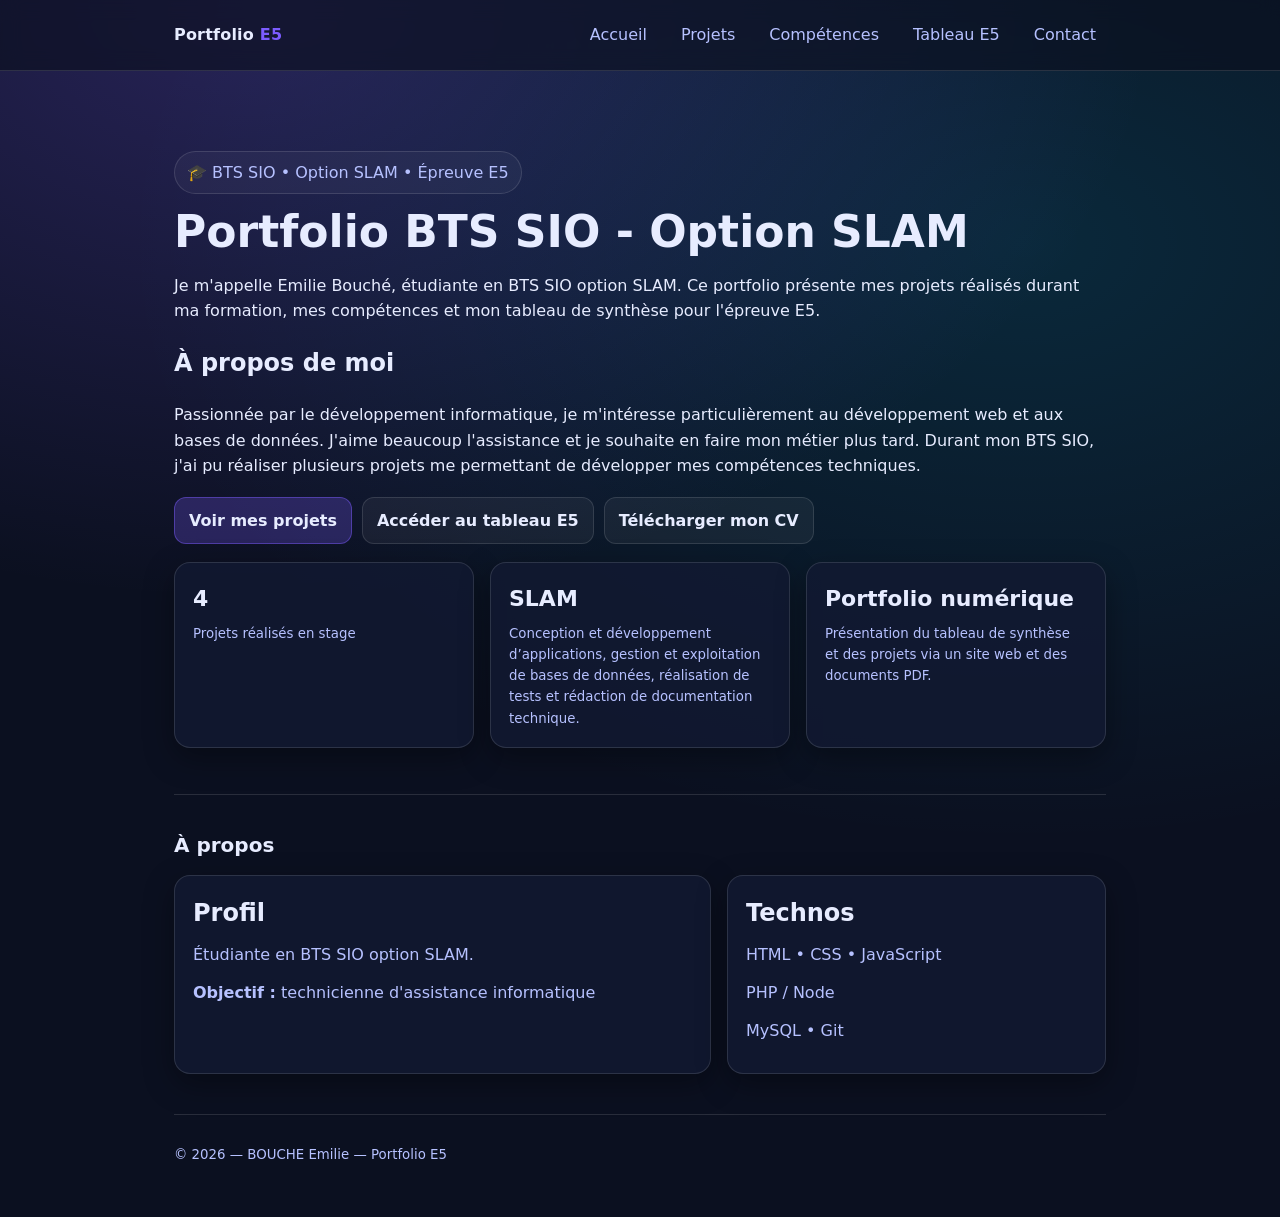
<file: index.html>
<!doctype html>
<html lang="fr">
<head>
  <meta charset="utf-8" />
  <meta name="viewport" content="width=device-width,initial-scale=1" />
  <title>Portfolio E5 — BTS SIO SLAM</title>
  <link rel="stylesheet" href="assets/css/style.css" />
  <script defer src="assets/js/main.js"></script>
</head>
<body>
  <header class="nav">
    <div class="nav-inner">
      <div class="brand">Portfolio <span>E5</span></div>
      <nav class="menu">
        <a href="index.html">Accueil</a>
        <a href="projets.html">Projets</a>
        <a href="competences.html">Compétences</a>
        <a href="tableau.html">Tableau E5</a>
        <a href="contact.html">Contact</a>
      </nav>
    </div>
  </header>

  <main class="container">
    <section class="hero">
      <div class="badge">🎓 BTS SIO • Option SLAM • Épreuve E5</div>
     <h1>Portfolio BTS SIO - Option SLAM</h1>

<p>
Je m'appelle Emilie Bouché, étudiante en BTS SIO option SLAM.
Ce portfolio présente mes projets réalisés durant ma formation,
mes compétences et mon tableau de synthèse pour l'épreuve E5.
</p>

<h2>À propos de moi</h2>

<p>
Passionnée par le développement informatique, je m'intéresse
particulièrement au développement web et aux bases de données.
J'aime beaucoup l'assistance et je souhaite en faire mon métier plus tard.
Durant mon BTS SIO, j'ai pu réaliser plusieurs projets me
permettant de développer mes compétences techniques.
</p>
      <div class="actions">
        <a class="btn primary" href="projets.html">Voir mes projets</a>
        <a class="btn" href="tableau.html">Accéder au tableau E5</a>
        <a class="btn" href="assets/docs/cv.pdf" target="_blank" rel="noopener">Télécharger mon CV</a>
      </div>

      <div class="grid kpis">
        <div class="card kpi">
          <strong>4</strong>
          <small>Projets réalisés en stage</small>
        </div>
        <div class="card kpi">
          <strong>SLAM</strong>
          <small>Conception et développement d’applications, gestion et exploitation de bases de données, réalisation de tests et rédaction de documentation technique.</small>
        </div>
        <div class="card kpi">
          <strong>Portfolio numérique</strong>
          <small>Présentation du tableau de synthèse et des projets
                 via un site web et des documents PDF.</small>
        </div>
      </div>
    </section>

    <div class="hr"></div>

    <section>
      <h2 class="section-title">À propos</h2>
      <div class="grid two-cols">
        <div class="card left">
          <h2>Profil</h2>
          <p>
            Étudiante en BTS SIO option SLAM.
          </p>
          <p style="margin-top:10px">
            <b>Objectif :</b> technicienne d'assistance informatique 
          </p>
        </div>
        <div class="card right">
          <h2>Technos</h2>
          <p>HTML • CSS • JavaScript</p>
          <p>PHP / Node </p>
          <p>MySQL • Git </p>
        </div>
      </div>
    </section>

    <footer class="footer">
      <small>© <span data-year></span> — BOUCHE Emilie — Portfolio E5</small>
    </footer>
  </main>
</body>
</html>
</file>
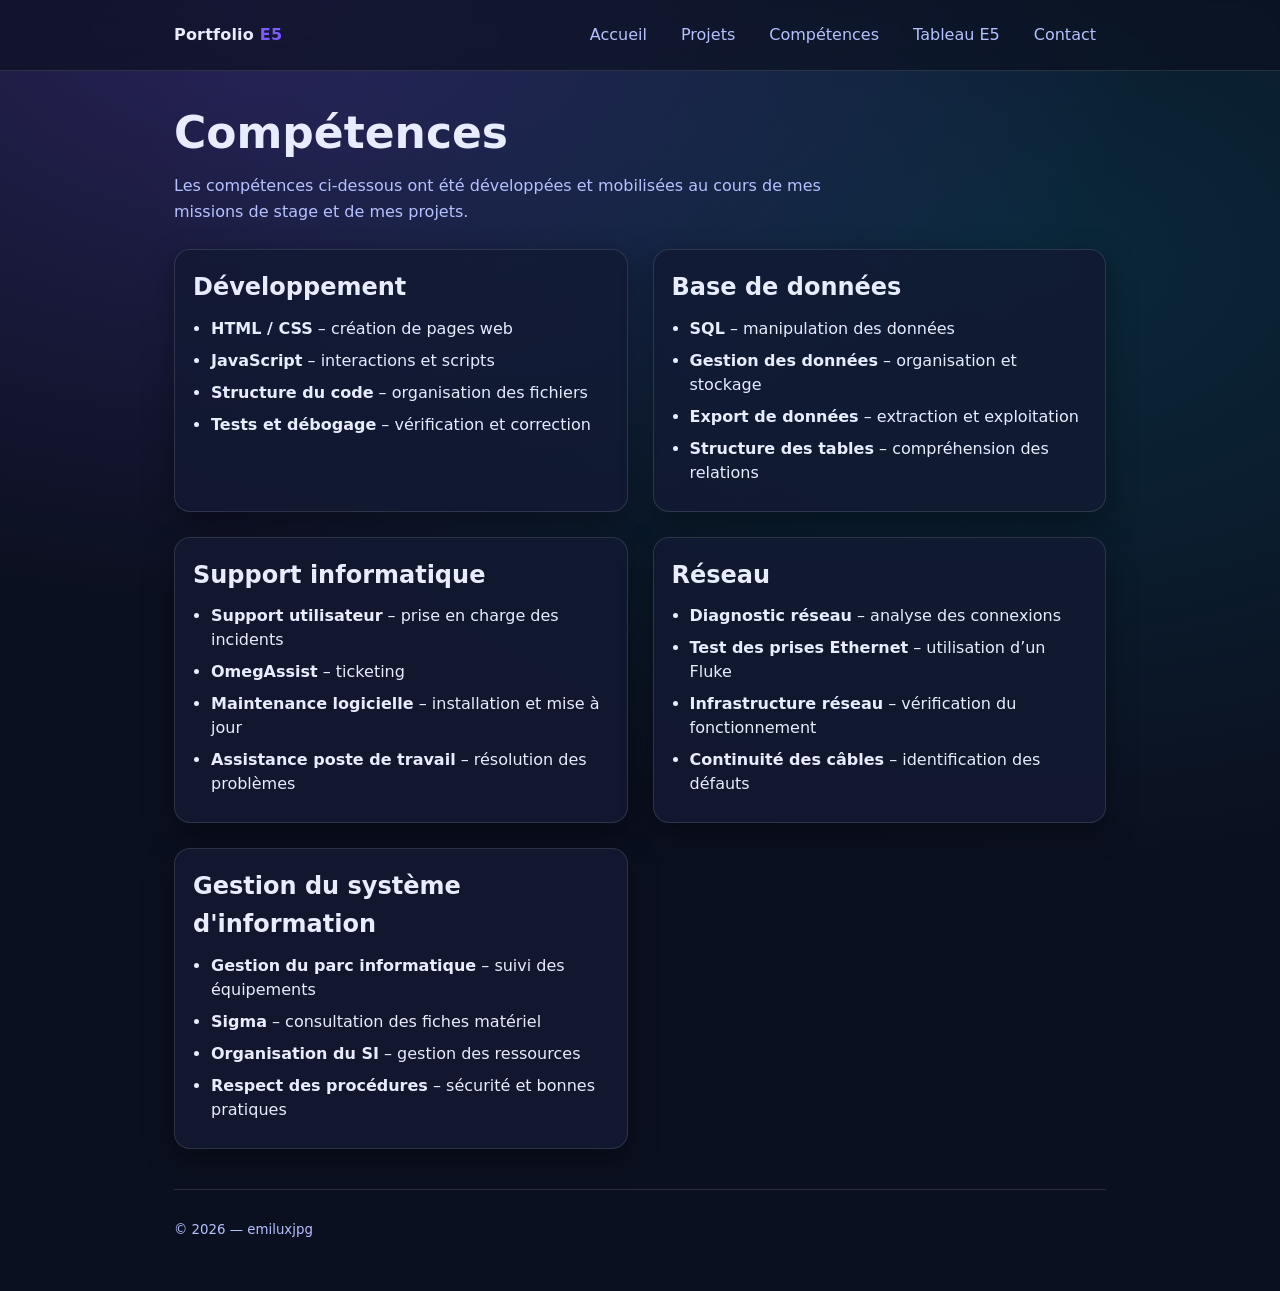
<file: competences.html>
<!doctype html>
<html lang="fr">
<head>
  <meta charset="utf-8">
  <meta name="viewport" content="width=device-width, initial-scale=1">
  <title>Compétences — Portfolio E5</title>

  <link rel="stylesheet" href="assets/css/style.css">
  <script defer src="assets/js/main.js"></script>
</head>

<body>
  <header class="nav">
    <div class="nav-inner">
      <div class="brand">Portfolio <span>E5</span></div>

      <nav class="menu">
        <a href="index.html">Accueil</a>
        <a href="projets.html">Projets</a>
        <a href="competences.html">Compétences</a>
        <a href="tableau.html">Tableau E5</a>
        <a href="contact.html">Contact</a>
      </nav>
    </div>
  </header>

  <main class="container">
    <h1>Compétences</h1>
    <p class="lead">
      Les compétences ci-dessous ont été développées et mobilisées au cours de mes missions de stage et de mes projets.
    </p>

    <div class="skills-grid">
      <article class="card">
        <h2>Développement</h2>
        <ul>
          <li><strong>HTML / CSS</strong> – création de pages web</li>
          <li><strong>JavaScript</strong> – interactions et scripts</li>
          <li><strong>Structure du code</strong> – organisation des fichiers</li>
          <li><strong>Tests et débogage</strong> – vérification et correction</li>
        </ul>
      </article>

      <article class="card">
        <h2>Base de données</h2>
        <ul>
          <li><strong>SQL</strong> – manipulation des données</li>
          <li><strong>Gestion des données</strong> – organisation et stockage</li>
          <li><strong>Export de données</strong> – extraction et exploitation</li>
          <li><strong>Structure des tables</strong> – compréhension des relations</li>
        </ul>
      </article>

      <article class="card">
        <h2>Support informatique</h2>
        <ul>
          <li><strong>Support utilisateur</strong> – prise en charge des incidents</li>
          <li><strong>OmegAssist</strong> – ticketing</li>
          <li><strong>Maintenance logicielle</strong> – installation et mise à jour</li>
          <li><strong>Assistance poste de travail</strong> – résolution des problèmes</li>
        </ul>
      </article>

      <article class="card">
        <h2>Réseau</h2>
        <ul>
          <li><strong>Diagnostic réseau</strong> – analyse des connexions</li>
          <li><strong>Test des prises Ethernet</strong> – utilisation d’un Fluke</li>
          <li><strong>Infrastructure réseau</strong> – vérification du fonctionnement</li>
          <li><strong>Continuité des câbles</strong> – identification des défauts</li>
        </ul>
      </article>

      <article class="card">
        <h2>Gestion du système d'information</h2>
        <ul>
          <li><strong>Gestion du parc informatique</strong> – suivi des équipements</li>
          <li><strong>Sigma</strong> – consultation des fiches matériel</li>
          <li><strong>Organisation du SI</strong> – gestion des ressources</li>
          <li><strong>Respect des procédures</strong> – sécurité et bonnes pratiques</li>
        </ul>
      </article>
    </div>

    <footer class="footer">
      <small>© <span data-year></span> — emiluxjpg</small>
    </footer>
  </main>
</body>
</html>
</file>
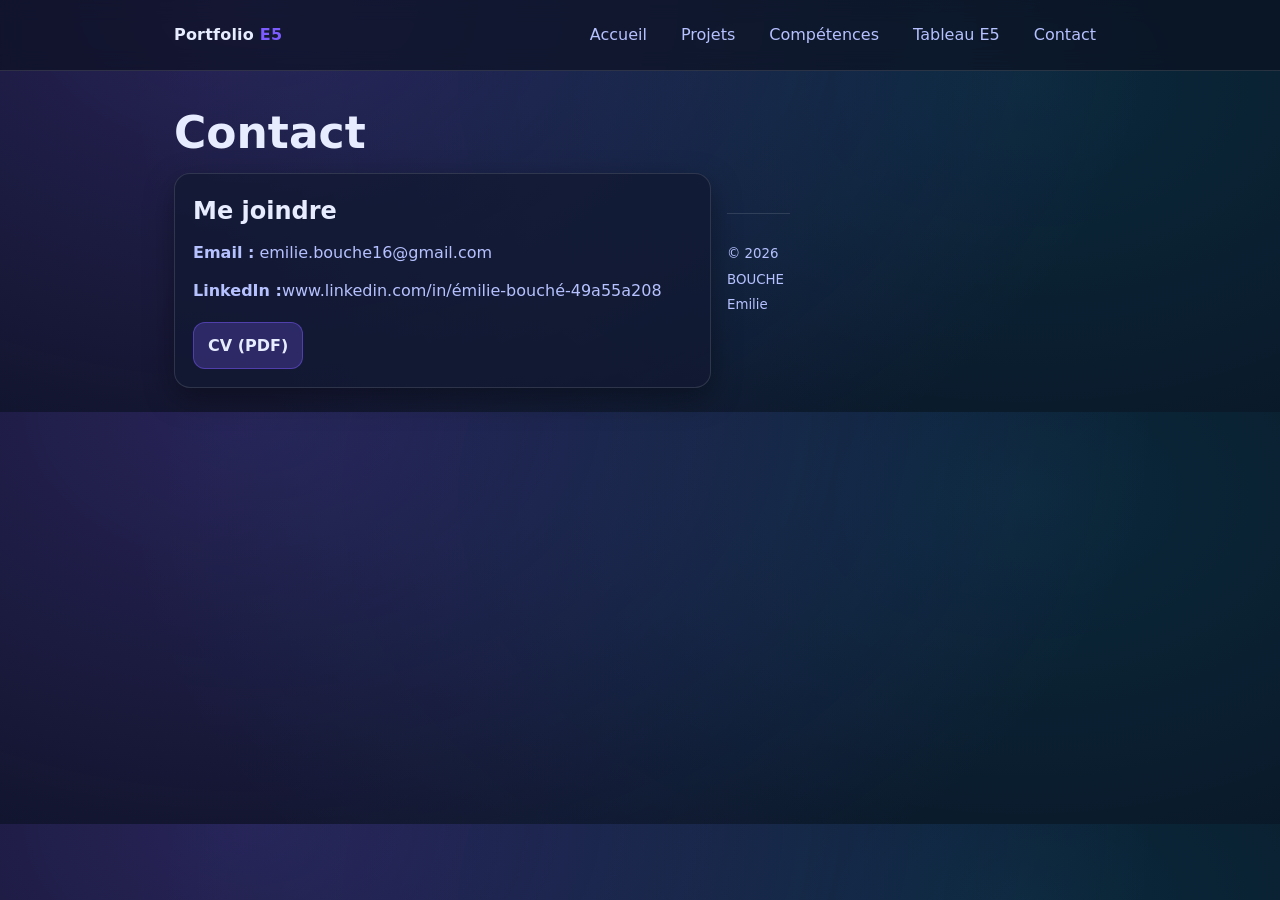
<file: contact.html>
<!doctype html>
<html lang="fr">
<head>
  <meta charset="utf-8" />
  <meta name="viewport" content="width=device-width,initial-scale=1" />
  <title>Contact — Portfolio E5</title>
  <link rel="stylesheet" href="assets/css/style.css" />
  <script defer src="assets/js/main.js"></script>
</head>
<body>
  <header class="nav">
    <div class="nav-inner">
      <div class="brand">Portfolio <span>E5</span></div>
      <nav class="menu">
        <a href="index.html">Accueil</a>
        <a href="projets.html">Projets</a>
        <a href="competences.html">Compétences</a>
        <a href="tableau.html">Tableau E5</a>
        <a href="contact.html">Contact</a>
      </nav>
    </div>
  </header>

  <main class="container">
    <h1>Contact</h1>
    <div class="grid two-cols" style="margin-top:16px">
      <div class="card left">
        <h2>Me joindre</h2>
        <p><b>Email :</b> emilie.bouche16@gmail.com</p>
        <p><b>LinkedIn :</b>www.linkedin.com/in/émilie-bouché-49a55a208</p>

        <div class="actions">
          <a class="btn primary" href="assets/docs/cv_boucheemilie.pdf" target="_blank" rel="noopener">CV (PDF)</a>
        </div>
      </div>
    <footer class="footer">
      <small>© <span data-year></span> BOUCHE Emilie</small>
    </footer>
  </main>
</body>
</html>
</file>
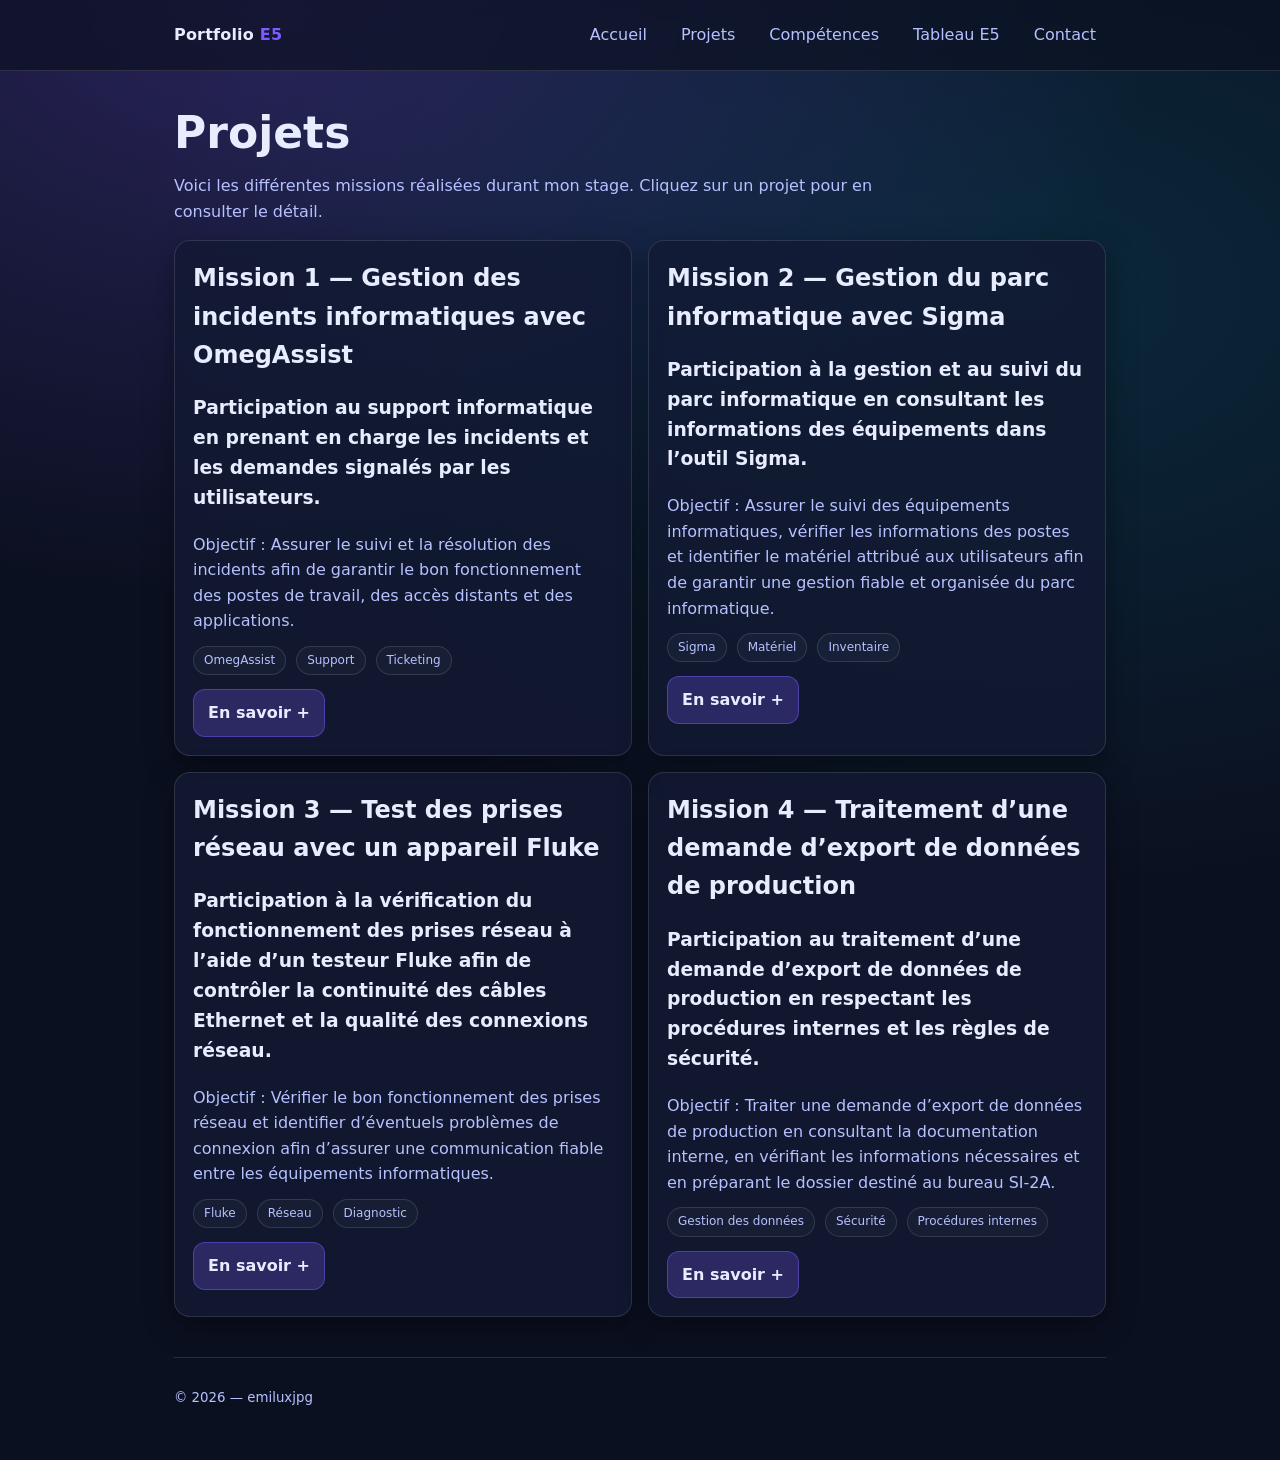
<file: projets.html>
<!doctype html>
<html lang="fr">
<head>
  <meta charset="utf-8" />
  <meta name="viewport" content="width=device-width, initial-scale=1" />
  <title>Projets — Portfolio E5</title>
  <link rel="stylesheet" href="assets/css/style.css" />
  <script defer src="assets/js/main.js"></script>
</head>

<body>
  <header class="nav">
    <div class="nav-inner">
      <div class="brand">Portfolio <span>E5</span></div>
      <nav class="menu">
        <a href="index.html">Accueil</a>
        <a href="projets.html">Projets</a>
        <a href="competences.html">Compétences</a>
        <a href="tableau.html">Tableau E5</a>
        <a href="contact.html">Contact</a>
      </nav>
    </div>
  </header>

  <main class="container">
    <h1>Projets</h1>
    <p class="lead">
      Voici les différentes missions réalisées durant mon stage. Cliquez sur un projet pour en consulter le détail.
    </p>

    <div class="grid" style="margin-top:16px;">

      <article class="card project-card">
        <h2>Mission 1 — Gestion des incidents informatiques avec OmegAssist</h2>
        <h3>
          Participation au support informatique en prenant en charge les incidents
          et les demandes signalés par les utilisateurs.
        </h3>
        <p>
          Objectif : Assurer le suivi et la résolution des incidents afin de garantir
          le bon fonctionnement des postes de travail, des accès distants et des applications.
        </p>
        <div class="meta">
          <span class="tag">OmegAssist</span>
          <span class="tag">Support</span>
          <span class="tag">Ticketing</span>
        </div>
        <div class="actions" style="margin-top:14px;">
          <a class="btn primary" href="projets/projet-1.html">En savoir +</a>
        </div>
      </article>

      <article class="card project-card">
        <h2>Mission 2 — Gestion du parc informatique avec Sigma</h2>
        <h3>
          Participation à la gestion et au suivi du parc informatique en consultant
          les informations des équipements dans l’outil Sigma.
        </h3>
        <p>
          Objectif : Assurer le suivi des équipements informatiques, vérifier les
          informations des postes et identifier le matériel attribué aux utilisateurs
          afin de garantir une gestion fiable et organisée du parc informatique.
        </p>
        <div class="meta">
          <span class="tag">Sigma</span>
          <span class="tag">Matériel</span>
          <span class="tag">Inventaire</span>
        </div>
        <div class="actions" style="margin-top:14px;">
          <a class="btn primary" href="projets/projet-2.html">En savoir +</a>
        </div>
      </article>

      <article class="card project-card">
        <h2>Mission 3 — Test des prises réseau avec un appareil Fluke</h2>
        <h3>
          Participation à la vérification du fonctionnement des prises réseau à l’aide
          d’un testeur Fluke afin de contrôler la continuité des câbles Ethernet et
          la qualité des connexions réseau.
        </h3>
        <p>
          Objectif : Vérifier le bon fonctionnement des prises réseau et identifier
          d’éventuels problèmes de connexion afin d’assurer une communication fiable
          entre les équipements informatiques.
        </p>
        <div class="meta">
          <span class="tag">Fluke</span>
          <span class="tag">Réseau</span>
          <span class="tag">Diagnostic</span>
        </div>
        <div class="actions" style="margin-top:14px;">
          <a class="btn primary" href="projets/projet-3.html">En savoir +</a>
        </div>
      </article>

      <article class="card project-card">
        <h2>Mission 4 — Traitement d’une demande d’export de données de production</h2>
        <h3>
          Participation au traitement d’une demande d’export de données de production
          en respectant les procédures internes et les règles de sécurité.
        </h3>
        <p>
          Objectif : Traiter une demande d’export de données de production en consultant
          la documentation interne, en vérifiant les informations nécessaires et en
          préparant le dossier destiné au bureau SI-2A.
        </p>
        <div class="meta">
          <span class="tag">Gestion des données</span>
          <span class="tag">Sécurité</span>
          <span class="tag">Procédures internes</span>
        </div>
        <div class="actions" style="margin-top:14px;">
          <a class="btn primary" href="projets/projet-4.html">En savoir +</a>
        </div>
      </article>

    </div>

    <footer class="footer">
      <small>© <span data-year></span> — emiluxjpg</small>
    </footer>
  </main>
</body>
</html>
</file>
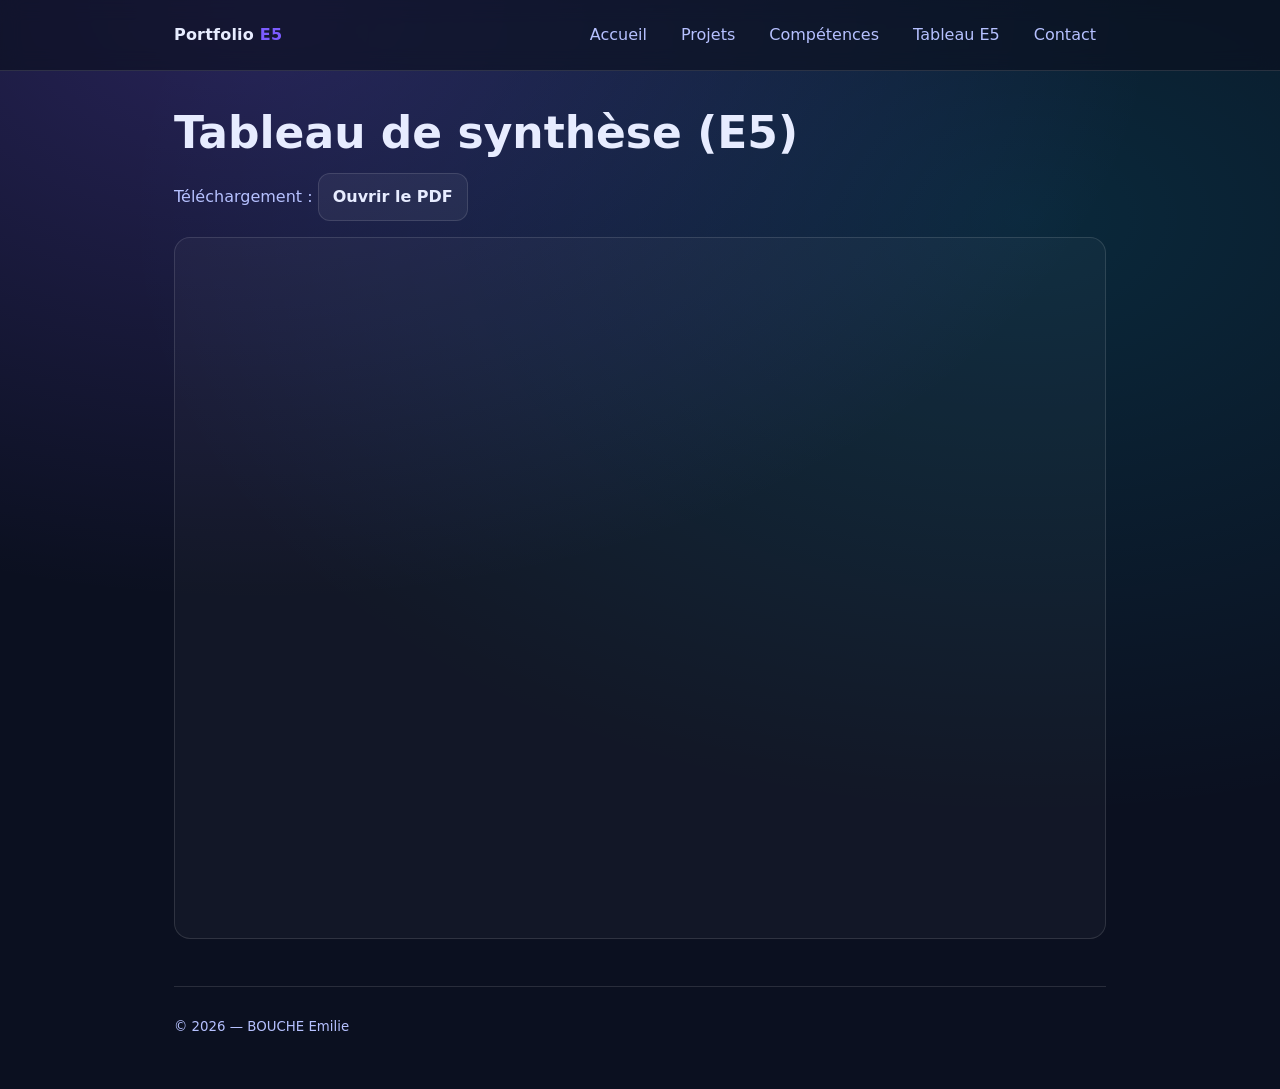
<file: tableau.html>
<!doctype html>
<html lang="fr">
<head>
  <meta charset="utf-8" />
  <meta name="viewport" content="width=device-width,initial-scale=1" />
  <title>Tableau E5 — Portfolio</title>
  <link rel="stylesheet" href="assets/css/style.css" />
  <script defer src="assets/js/main.js"></script>
</head>
<body>
  <header class="nav">
    <div class="nav-inner">
      <div class="brand">Portfolio <span>E5</span></div>
      <nav class="menu">
        <a href="index.html">Accueil</a>
        <a href="projets.html">Projets</a>
        <a href="competences.html">Compétences</a>
        <a href="tableau.html">Tableau E5</a>
        <a href="contact.html">Contact</a>
      </nav>
    </div>
  </header>

  <main class="container">
    <h1>Tableau de synthèse (E5)</h1>
    <p class="lead">
      Téléchargement : <a class="btn" href="assets/docs/tableau_de_synthese.pdf" target="_blank" rel="noopener">Ouvrir le PDF</a>
    </p>

    <iframe class="embed" src="assets/docs/tableau_de_synthese.pdf" title="Tableau de synthèse E5"></iframe>

    <footer class="footer">
      <small>© <span data-year></span> — BOUCHE Emilie</small>
    </footer>
  </main>
</body>
</html>
</file>
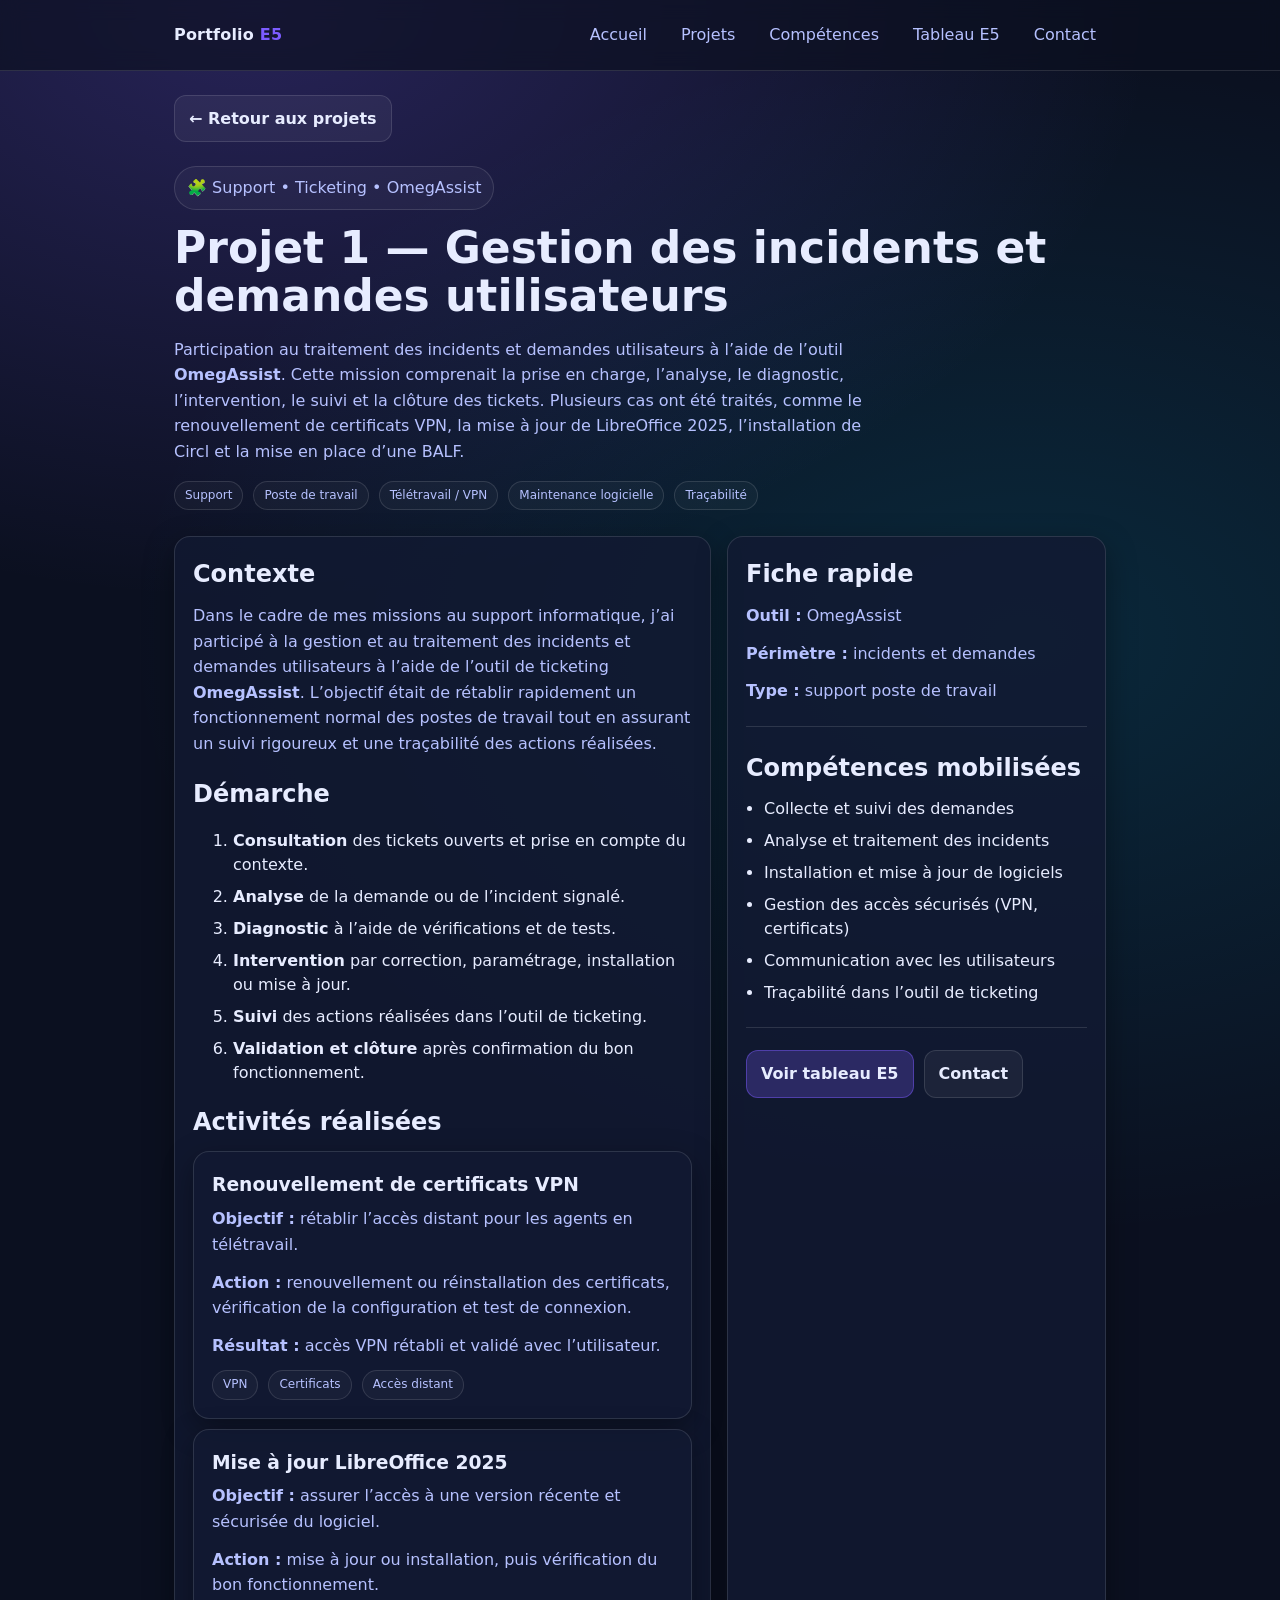
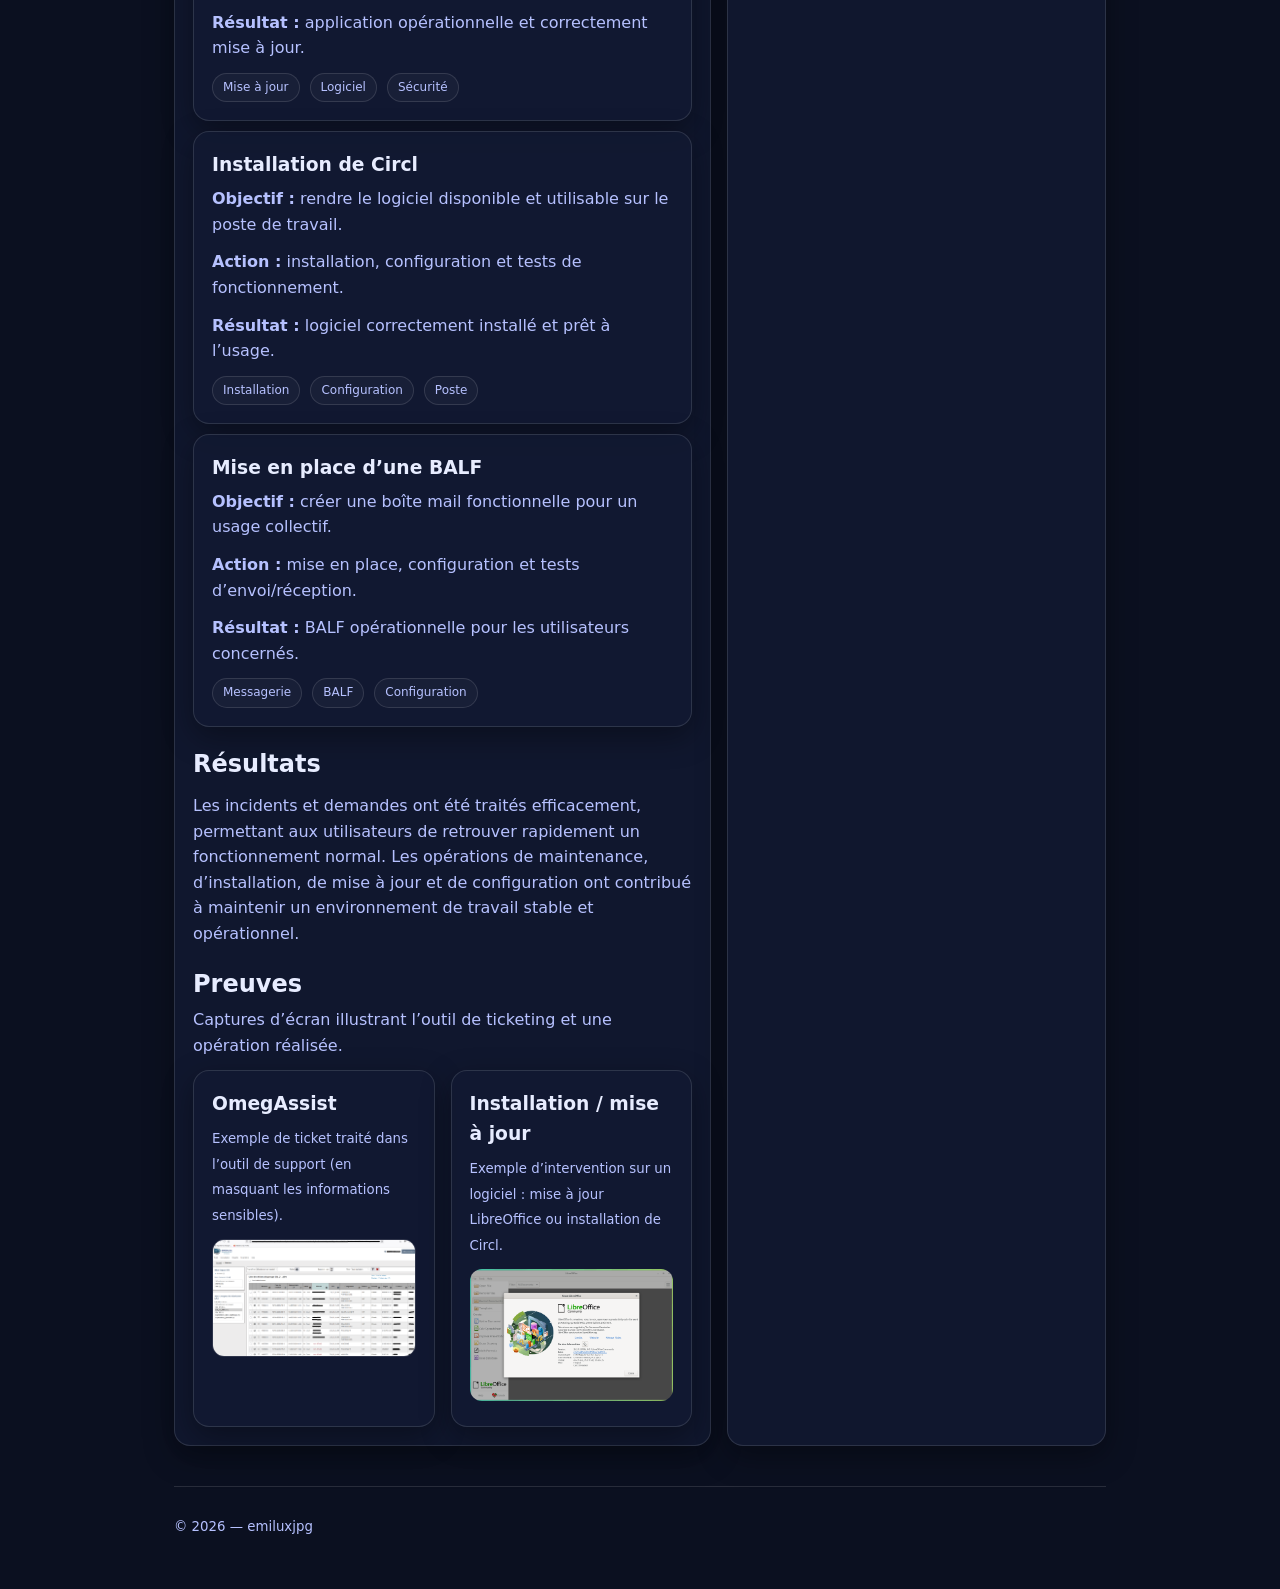
<file: projets/projet-1.html>
<!doctype html>
<html lang="fr">
<head>
  <meta charset="utf-8" />
  <meta name="viewport" content="width=device-width,initial-scale=1" />
  <title>Projet 1 — Portfolio E5</title>

  <link rel="stylesheet" href="../assets/css/style.css" />
  <script defer src="../assets/js/main.js"></script>
</head>

<body>
  <header class="nav">
    <div class="nav-inner">
      <div class="brand">Portfolio <span>E5</span></div>
      <nav class="menu">
        <a href="../index.html">Accueil</a>
        <a href="../projets.html">Projets</a>
        <a href="../competences.html">Compétences</a>
        <a href="../tableau.html">Tableau E5</a>
        <a href="../contact.html">Contact</a>
      </nav>
    </div>
  </header>

  <main class="container">
    <a class="btn" href="../projets.html">← Retour aux projets</a>

    <!-- HERO -->
    <section class="hero" style="padding: 24px 0 10px;">
      <div class="badge">🧩 Support • Ticketing • OmegAssist</div>
      <h1>Projet 1 — Gestion des incidents et demandes utilisateurs</h1>
      <p class="lead">
        Participation au traitement des incidents et demandes utilisateurs à l’aide de
        l’outil <strong>OmegAssist</strong>. Cette mission comprenait la prise en charge,
        l’analyse, le diagnostic, l’intervention, le suivi et la clôture des tickets.
        Plusieurs cas ont été traités, comme le renouvellement de certificats VPN, la mise
        à jour de LibreOffice 2025, l’installation de Circl et la mise en place d’une BALF.
      </p>

      <div style="display:flex; gap:10px; flex-wrap:wrap; margin-top:12px;">
        <span class="tag">Support</span>
        <span class="tag">Poste de travail</span>
        <span class="tag">Télétravail / VPN</span>
        <span class="tag">Maintenance logicielle</span>
        <span class="tag">Traçabilité</span>
      </div>
    </section>

    <div class="grid two-cols" style="margin-top:16px;">
      <!-- GAUCHE -->
      <section class="card left">
        <h2>Contexte</h2>
        <p>
          Dans le cadre de mes missions au support informatique, j’ai participé à la gestion
          et au traitement des incidents et demandes utilisateurs à l’aide de l’outil de
          ticketing <strong>OmegAssist</strong>. L’objectif était de rétablir rapidement un
          fonctionnement normal des postes de travail tout en assurant un suivi rigoureux et
          une traçabilité des actions réalisées.
        </p>

        <h2 style="margin-top:18px;">Démarche</h2>
        <ol>
          <li><strong>Consultation</strong> des tickets ouverts et prise en compte du contexte.</li>
          <li><strong>Analyse</strong> de la demande ou de l’incident signalé.</li>
          <li><strong>Diagnostic</strong> à l’aide de vérifications et de tests.</li>
          <li><strong>Intervention</strong> par correction, paramétrage, installation ou mise à jour.</li>
          <li><strong>Suivi</strong> des actions réalisées dans l’outil de ticketing.</li>
          <li><strong>Validation et clôture</strong> après confirmation du bon fonctionnement.</li>
        </ol>

        <h2 style="margin-top:18px;">Activités réalisées</h2>

        <div class="card" style="margin-top:10px;">
          <h3 style="margin:0 0 6px;">Renouvellement de certificats VPN</h3>
          <p><strong>Objectif :</strong> rétablir l’accès distant pour les agents en télétravail.</p>
          <p><strong>Action :</strong> renouvellement ou réinstallation des certificats, vérification de la configuration et test de connexion.</p>
          <p><strong>Résultat :</strong> accès VPN rétabli et validé avec l’utilisateur.</p>
          <div style="display:flex; gap:10px; flex-wrap:wrap; margin-top:8px;">
            <span class="tag">VPN</span>
            <span class="tag">Certificats</span>
            <span class="tag">Accès distant</span>
          </div>
        </div>

        <div class="card" style="margin-top:10px;">
          <h3 style="margin:0 0 6px;">Mise à jour LibreOffice 2025</h3>
          <p><strong>Objectif :</strong> assurer l’accès à une version récente et sécurisée du logiciel.</p>
          <p><strong>Action :</strong> mise à jour ou installation, puis vérification du bon fonctionnement.</p>
          <p><strong>Résultat :</strong> application opérationnelle et correctement mise à jour.</p>
          <div style="display:flex; gap:10px; flex-wrap:wrap; margin-top:8px;">
            <span class="tag">Mise à jour</span>
            <span class="tag">Logiciel</span>
            <span class="tag">Sécurité</span>
          </div>
        </div>

        <div class="card" style="margin-top:10px;">
          <h3 style="margin:0 0 6px;">Installation de Circl</h3>
          <p><strong>Objectif :</strong> rendre le logiciel disponible et utilisable sur le poste de travail.</p>
          <p><strong>Action :</strong> installation, configuration et tests de fonctionnement.</p>
          <p><strong>Résultat :</strong> logiciel correctement installé et prêt à l’usage.</p>
          <div style="display:flex; gap:10px; flex-wrap:wrap; margin-top:8px;">
            <span class="tag">Installation</span>
            <span class="tag">Configuration</span>
            <span class="tag">Poste</span>
          </div>
        </div>

        <div class="card" style="margin-top:10px;">
          <h3 style="margin:0 0 6px;">Mise en place d’une BALF</h3>
          <p><strong>Objectif :</strong> créer une boîte mail fonctionnelle pour un usage collectif.</p>
          <p><strong>Action :</strong> mise en place, configuration et tests d’envoi/réception.</p>
          <p><strong>Résultat :</strong> BALF opérationnelle pour les utilisateurs concernés.</p>
          <div style="display:flex; gap:10px; flex-wrap:wrap; margin-top:8px;">
            <span class="tag">Messagerie</span>
            <span class="tag">BALF</span>
            <span class="tag">Configuration</span>
          </div>
        </div>

        <h2 style="margin-top:18px;">Résultats</h2>
        <p>
          Les incidents et demandes ont été traités efficacement, permettant aux utilisateurs
          de retrouver rapidement un fonctionnement normal. Les opérations de maintenance,
          d’installation, de mise à jour et de configuration ont contribué à maintenir un
          environnement de travail stable et opérationnel.
        </p>

        <h2 style="margin-top:18px;">Preuves</h2>
        <p class="lead" style="margin-top:-6px;">
          Captures d’écran illustrant l’outil de ticketing et une opération réalisée.
        </p>

        <div class="grid" style="margin-top:10px;">
          <div class="card" style="grid-column: span 6;">
            <h3 style="margin:0 0 6px;">OmegAssist</h3>
            <p><small>Exemple de ticket traité dans l’outil de support (en masquant les informations sensibles).</small></p>
            <img
              src="../assets/img/omega.png"
              class="zoomable"
              alt="Capture OmegAssist"
              style="width:100%; border-radius:12px; border:1px solid rgba(255,255,255,.12);"
            />
          </div>

          <div class="card" style="grid-column: span 6;">
            <h3 style="margin:0 0 6px;">Installation / mise à jour</h3>
            <p><small>Exemple d’intervention sur un logiciel : mise à jour LibreOffice ou installation de Circl.</small></p>
            <img
            src="../assets/img/libreoffice-update.png"
            class="zoomable"
            alt="Mise à jour LO25"
            style="width:100%; border-radius:12px;">
          </div>
        </div>
      </section>

      <!-- DROITE -->
      <aside class="card right">
        <h2>Fiche rapide</h2>
        <p><strong>Outil :</strong> OmegAssist</p>
        <p><strong>Périmètre :</strong> incidents et demandes</p>
        <p><strong>Type :</strong> support poste de travail</p>

        <div class="hr"></div>

        <h2>Compétences mobilisées</h2>
        <ul>
          <li>Collecte et suivi des demandes</li>
          <li>Analyse et traitement des incidents</li>
          <li>Installation et mise à jour de logiciels</li>
          <li>Gestion des accès sécurisés (VPN, certificats)</li>
          <li>Communication avec les utilisateurs</li>
          <li>Traçabilité dans l’outil de ticketing</li>
        </ul>

        <div class="hr"></div>

        <div class="actions">
          <a class="btn primary" href="../tableau.html">Voir tableau E5</a>
          <a class="btn" href="../contact.html">Contact</a>
        </div>
      </aside>
    </div>

    <footer class="footer">
      <small>© <span data-year></span> — emiluxjpg</small>
    </footer>
  </main>

  <div id="lightbox">
  <img id="lightbox-img" alt="">
</div>
  </script>
</body>
</html>
</file>
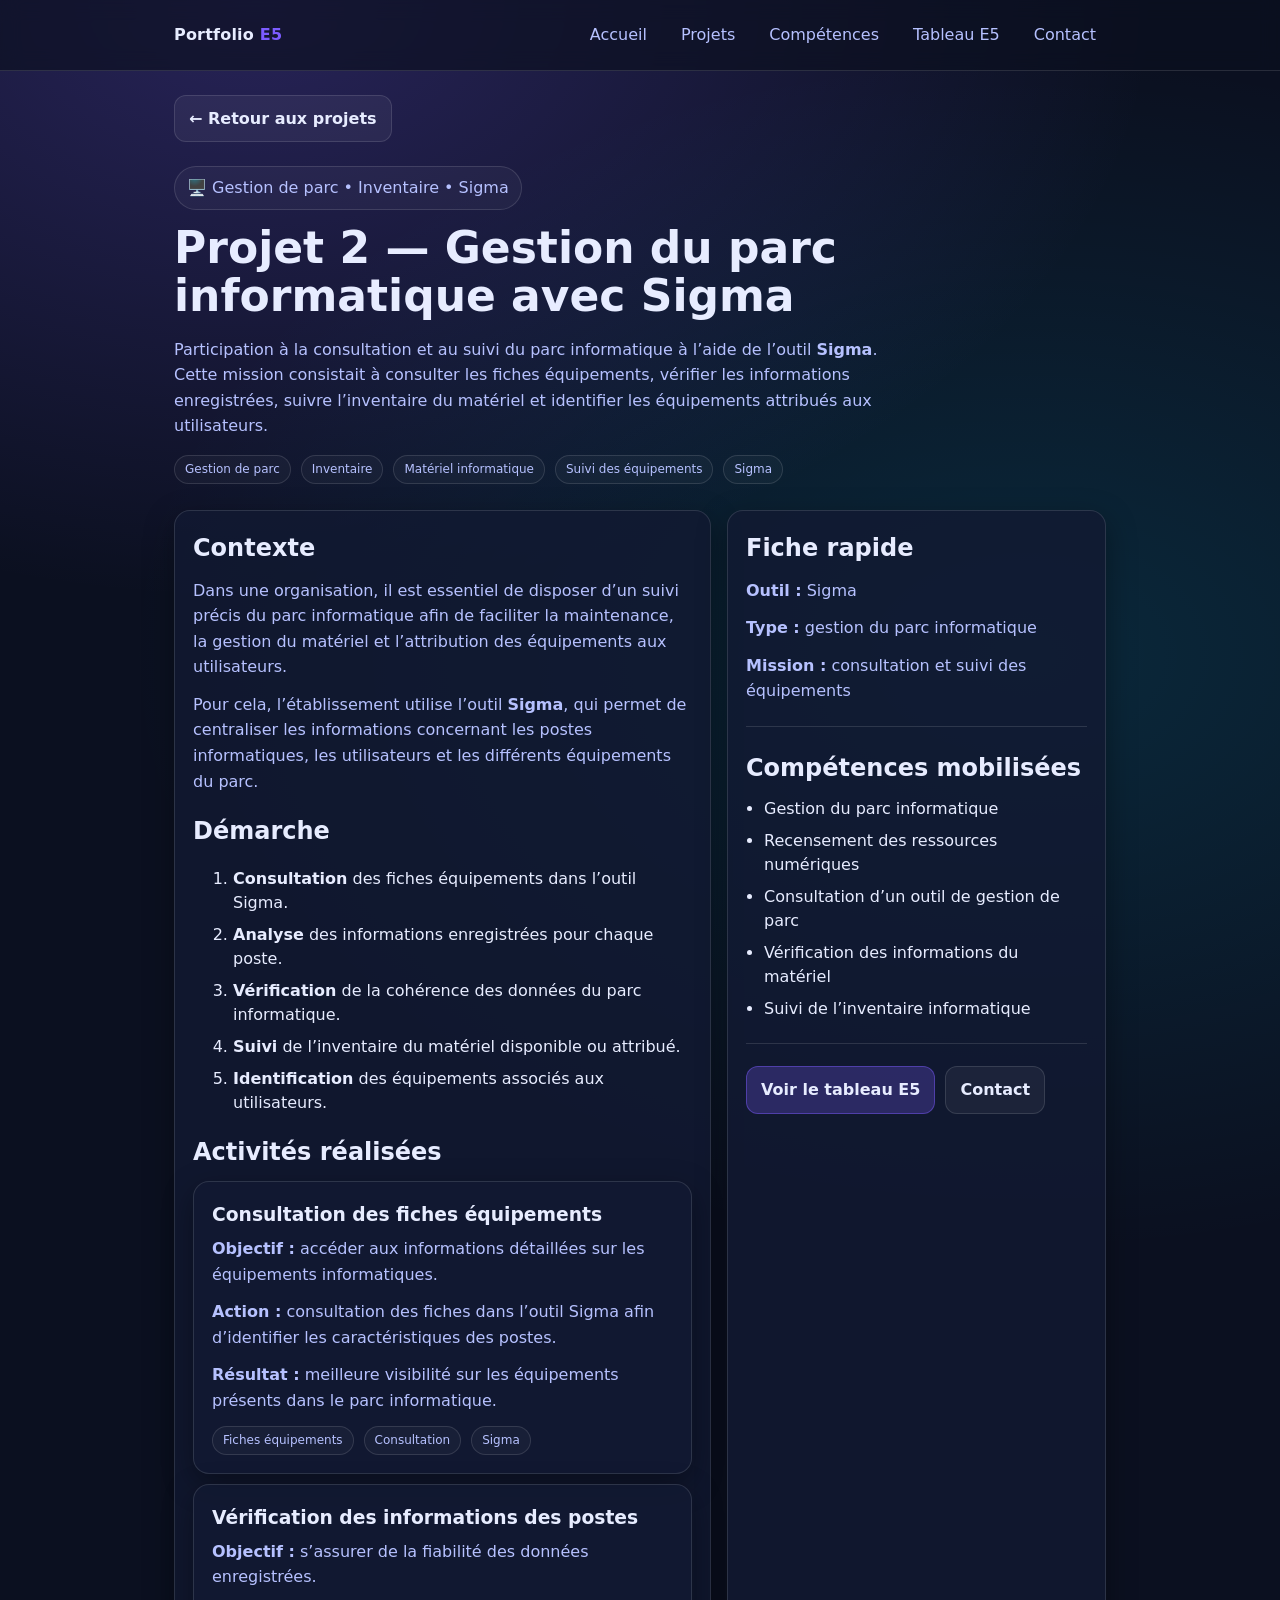
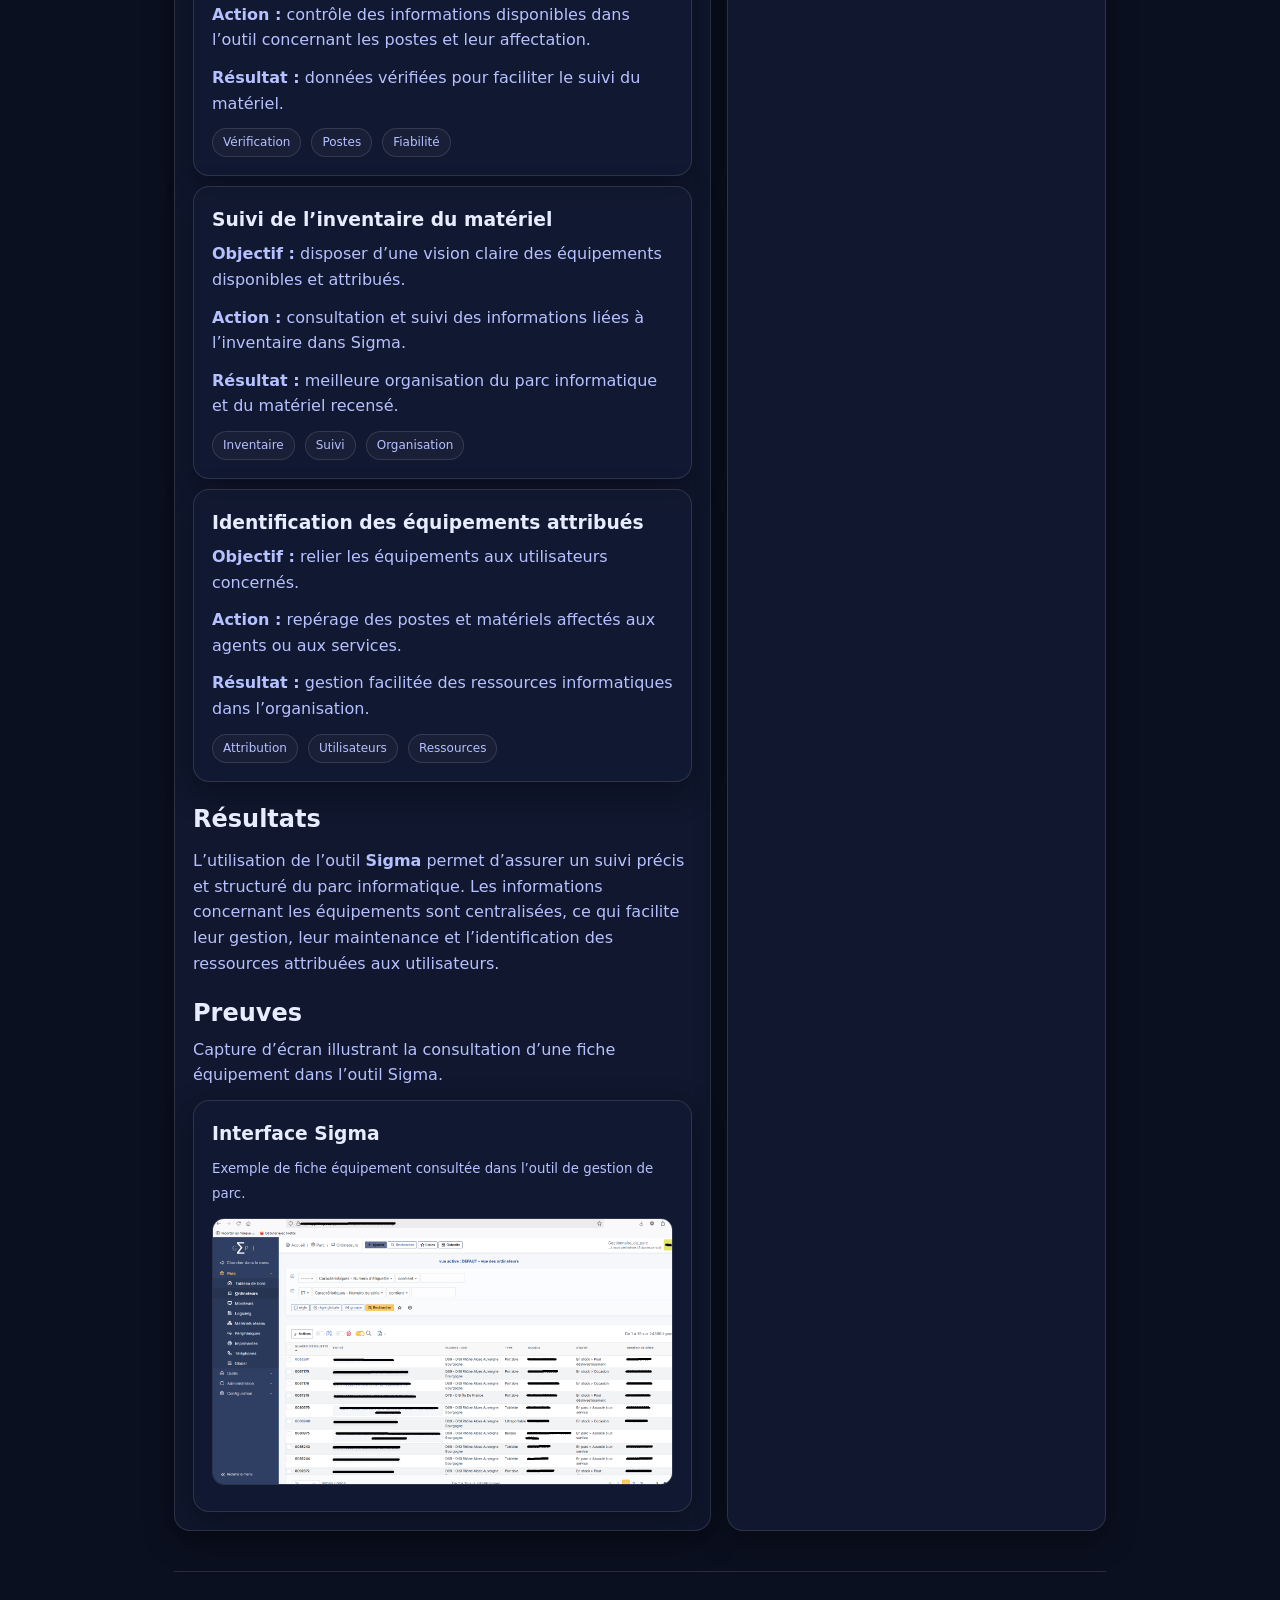
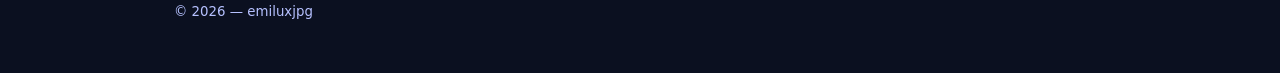
<file: projets/projet-2.html>
<!doctype html>
<html lang="fr">
<head>
  <meta charset="utf-8" />
  <meta name="viewport" content="width=device-width, initial-scale=1" />
  <title>Projet 2 — Portfolio E5</title>

  <link rel="stylesheet" href="../assets/css/style.css" />
  <script defer src="../assets/js/main.js"></script>
</head>

<body>
  <header class="nav">
    <div class="nav-inner">
      <div class="brand">Portfolio <span>E5</span></div>

      <nav class="menu">
        <a href="../index.html">Accueil</a>
        <a href="../projets.html">Projets</a>
        <a href="../competences.html">Compétences</a>
        <a href="../tableau.html">Tableau E5</a>
        <a href="../contact.html">Contact</a>
      </nav>
    </div>
  </header>

  <main class="container">
    <a class="btn" href="../projets.html">← Retour aux projets</a>

    <!-- HERO -->
    <section class="hero" style="padding: 24px 0 10px;">
      <div class="badge">🖥️ Gestion de parc • Inventaire • Sigma</div>

      <h1>Projet 2 — Gestion du parc informatique avec Sigma</h1>

      <p class="lead">
        Participation à la consultation et au suivi du parc informatique à l’aide de
        l’outil <strong>Sigma</strong>. Cette mission consistait à consulter les fiches
        équipements, vérifier les informations enregistrées, suivre l’inventaire du
        matériel et identifier les équipements attribués aux utilisateurs.
      </p>

      <div style="display:flex; gap:10px; flex-wrap:wrap; margin-top:12px;">
        <span class="tag">Gestion de parc</span>
        <span class="tag">Inventaire</span>
        <span class="tag">Matériel informatique</span>
        <span class="tag">Suivi des équipements</span>
        <span class="tag">Sigma</span>
      </div>
    </section>

    <div class="grid two-cols" style="margin-top:16px;">
      <!-- GAUCHE -->
      <section class="card left">
        <h2>Contexte</h2>
        <p>
          Dans une organisation, il est essentiel de disposer d’un suivi précis du parc
          informatique afin de faciliter la maintenance, la gestion du matériel et
          l’attribution des équipements aux utilisateurs.
        </p>

        <p>
          Pour cela, l’établissement utilise l’outil <strong>Sigma</strong>, qui permet
          de centraliser les informations concernant les postes informatiques, les
          utilisateurs et les différents équipements du parc.
        </p>

        <h2 style="margin-top:18px;">Démarche</h2>
        <ol>
          <li><strong>Consultation</strong> des fiches équipements dans l’outil Sigma.</li>
          <li><strong>Analyse</strong> des informations enregistrées pour chaque poste.</li>
          <li><strong>Vérification</strong> de la cohérence des données du parc informatique.</li>
          <li><strong>Suivi</strong> de l’inventaire du matériel disponible ou attribué.</li>
          <li><strong>Identification</strong> des équipements associés aux utilisateurs.</li>
        </ol>

        <h2 style="margin-top:18px;">Activités réalisées</h2>

        <div class="card" style="margin-top:10px;">
          <h3 style="margin:0 0 6px;">Consultation des fiches équipements</h3>
          <p><strong>Objectif :</strong> accéder aux informations détaillées sur les équipements informatiques.</p>
          <p><strong>Action :</strong> consultation des fiches dans l’outil Sigma afin d’identifier les caractéristiques des postes.</p>
          <p><strong>Résultat :</strong> meilleure visibilité sur les équipements présents dans le parc informatique.</p>

          <div style="display:flex; gap:10px; flex-wrap:wrap; margin-top:8px;">
            <span class="tag">Fiches équipements</span>
            <span class="tag">Consultation</span>
            <span class="tag">Sigma</span>
          </div>
        </div>

        <div class="card" style="margin-top:10px;">
          <h3 style="margin:0 0 6px;">Vérification des informations des postes</h3>
          <p><strong>Objectif :</strong> s’assurer de la fiabilité des données enregistrées.</p>
          <p><strong>Action :</strong> contrôle des informations disponibles dans l’outil concernant les postes et leur affectation.</p>
          <p><strong>Résultat :</strong> données vérifiées pour faciliter le suivi du matériel.</p>

          <div style="display:flex; gap:10px; flex-wrap:wrap; margin-top:8px;">
            <span class="tag">Vérification</span>
            <span class="tag">Postes</span>
            <span class="tag">Fiabilité</span>
          </div>
        </div>

        <div class="card" style="margin-top:10px;">
          <h3 style="margin:0 0 6px;">Suivi de l’inventaire du matériel</h3>
          <p><strong>Objectif :</strong> disposer d’une vision claire des équipements disponibles et attribués.</p>
          <p><strong>Action :</strong> consultation et suivi des informations liées à l’inventaire dans Sigma.</p>
          <p><strong>Résultat :</strong> meilleure organisation du parc informatique et du matériel recensé.</p>

          <div style="display:flex; gap:10px; flex-wrap:wrap; margin-top:8px;">
            <span class="tag">Inventaire</span>
            <span class="tag">Suivi</span>
            <span class="tag">Organisation</span>
          </div>
        </div>

        <div class="card" style="margin-top:10px;">
          <h3 style="margin:0 0 6px;">Identification des équipements attribués</h3>
          <p><strong>Objectif :</strong> relier les équipements aux utilisateurs concernés.</p>
          <p><strong>Action :</strong> repérage des postes et matériels affectés aux agents ou aux services.</p>
          <p><strong>Résultat :</strong> gestion facilitée des ressources informatiques dans l’organisation.</p>

          <div style="display:flex; gap:10px; flex-wrap:wrap; margin-top:8px;">
            <span class="tag">Attribution</span>
            <span class="tag">Utilisateurs</span>
            <span class="tag">Ressources</span>
          </div>
        </div>

        <h2 style="margin-top:18px;">Résultats</h2>
        <p>
          L’utilisation de l’outil <strong>Sigma</strong> permet d’assurer un suivi précis
          et structuré du parc informatique. Les informations concernant les équipements sont
          centralisées, ce qui facilite leur gestion, leur maintenance et l’identification des
          ressources attribuées aux utilisateurs.
        </p>

        <h2 style="margin-top:18px;">Preuves</h2>
        <p class="lead" style="margin-top:-6px;">
          Capture d’écran illustrant la consultation d’une fiche équipement dans l’outil Sigma.
        </p>

        <div class="grid" style="margin-top:10px;">
          <div class="card" style="grid-column: span 12;">
            <h3 style="margin:0 0 6px;">Interface Sigma</h3>
            <p><small>Exemple de fiche équipement consultée dans l’outil de gestion de parc.</small></p>
            <img
              src="../assets/img/sigma-parc.png"
              class="zoomable"
              alt="Interface Sigma"
              style="width:100%; border-radius:12px; border:1px solid rgba(255,255,255,.12);"
            />
          </div>
        </div>
      </section>

      <!-- DROITE -->
      <aside class="card right">
        <h2>Fiche rapide</h2>
        <p><strong>Outil :</strong> Sigma</p>
        <p><strong>Type :</strong> gestion du parc informatique</p>
        <p><strong>Mission :</strong> consultation et suivi des équipements</p>

        <div class="hr"></div>

        <h2>Compétences mobilisées</h2>
        <ul>
          <li>Gestion du parc informatique</li>
          <li>Recensement des ressources numériques</li>
          <li>Consultation d’un outil de gestion de parc</li>
          <li>Vérification des informations du matériel</li>
          <li>Suivi de l’inventaire informatique</li>
        </ul>

        <div class="hr"></div>

        <div class="actions">
          <a class="btn primary" href="../tableau.html">Voir le tableau E5</a>
          <a class="btn" href="../contact.html">Contact</a>
        </div>
      </aside>
    </div>

    <footer class="footer">
      <small>© <span data-year></span> — emiluxjpg</small>
    </footer>
  </main>

  <div id="lightbox">
  <img id="lightbox-img" alt="">
</div>
  </script>
</body>
</html>
</file>
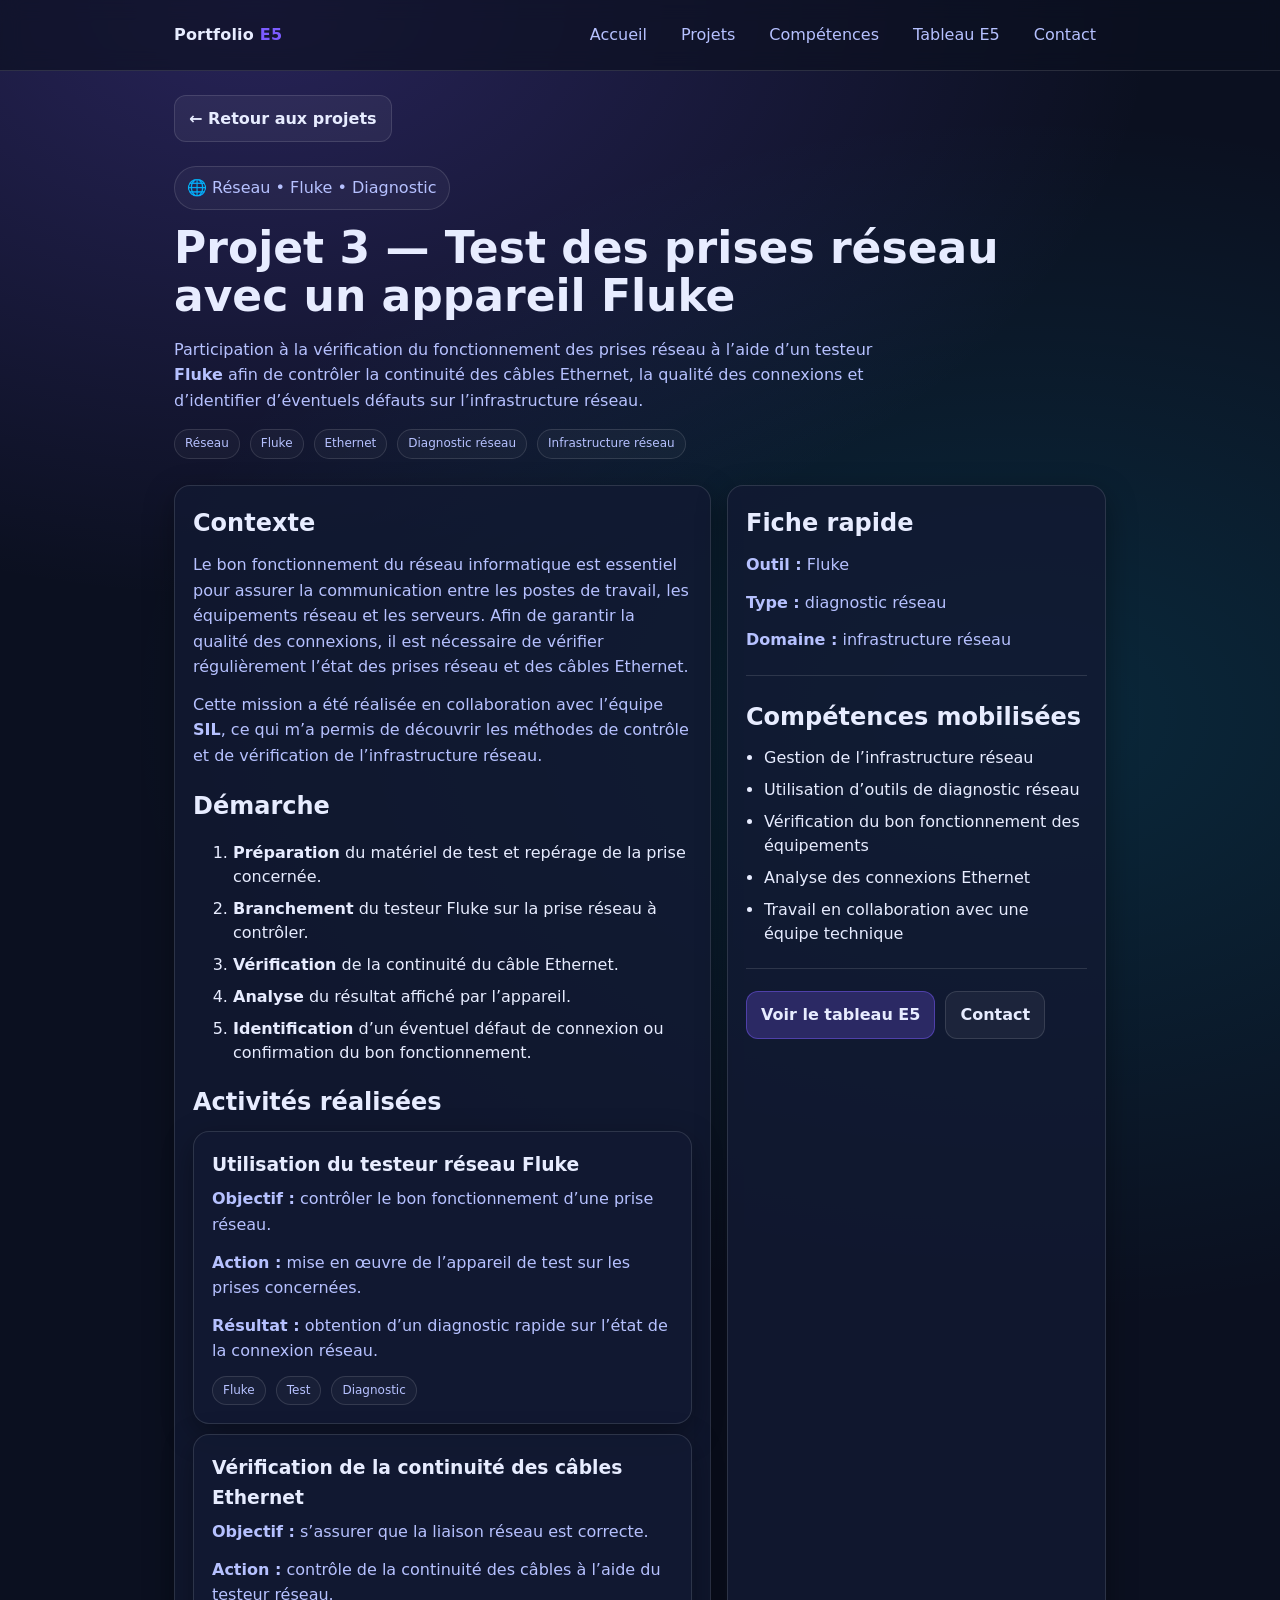
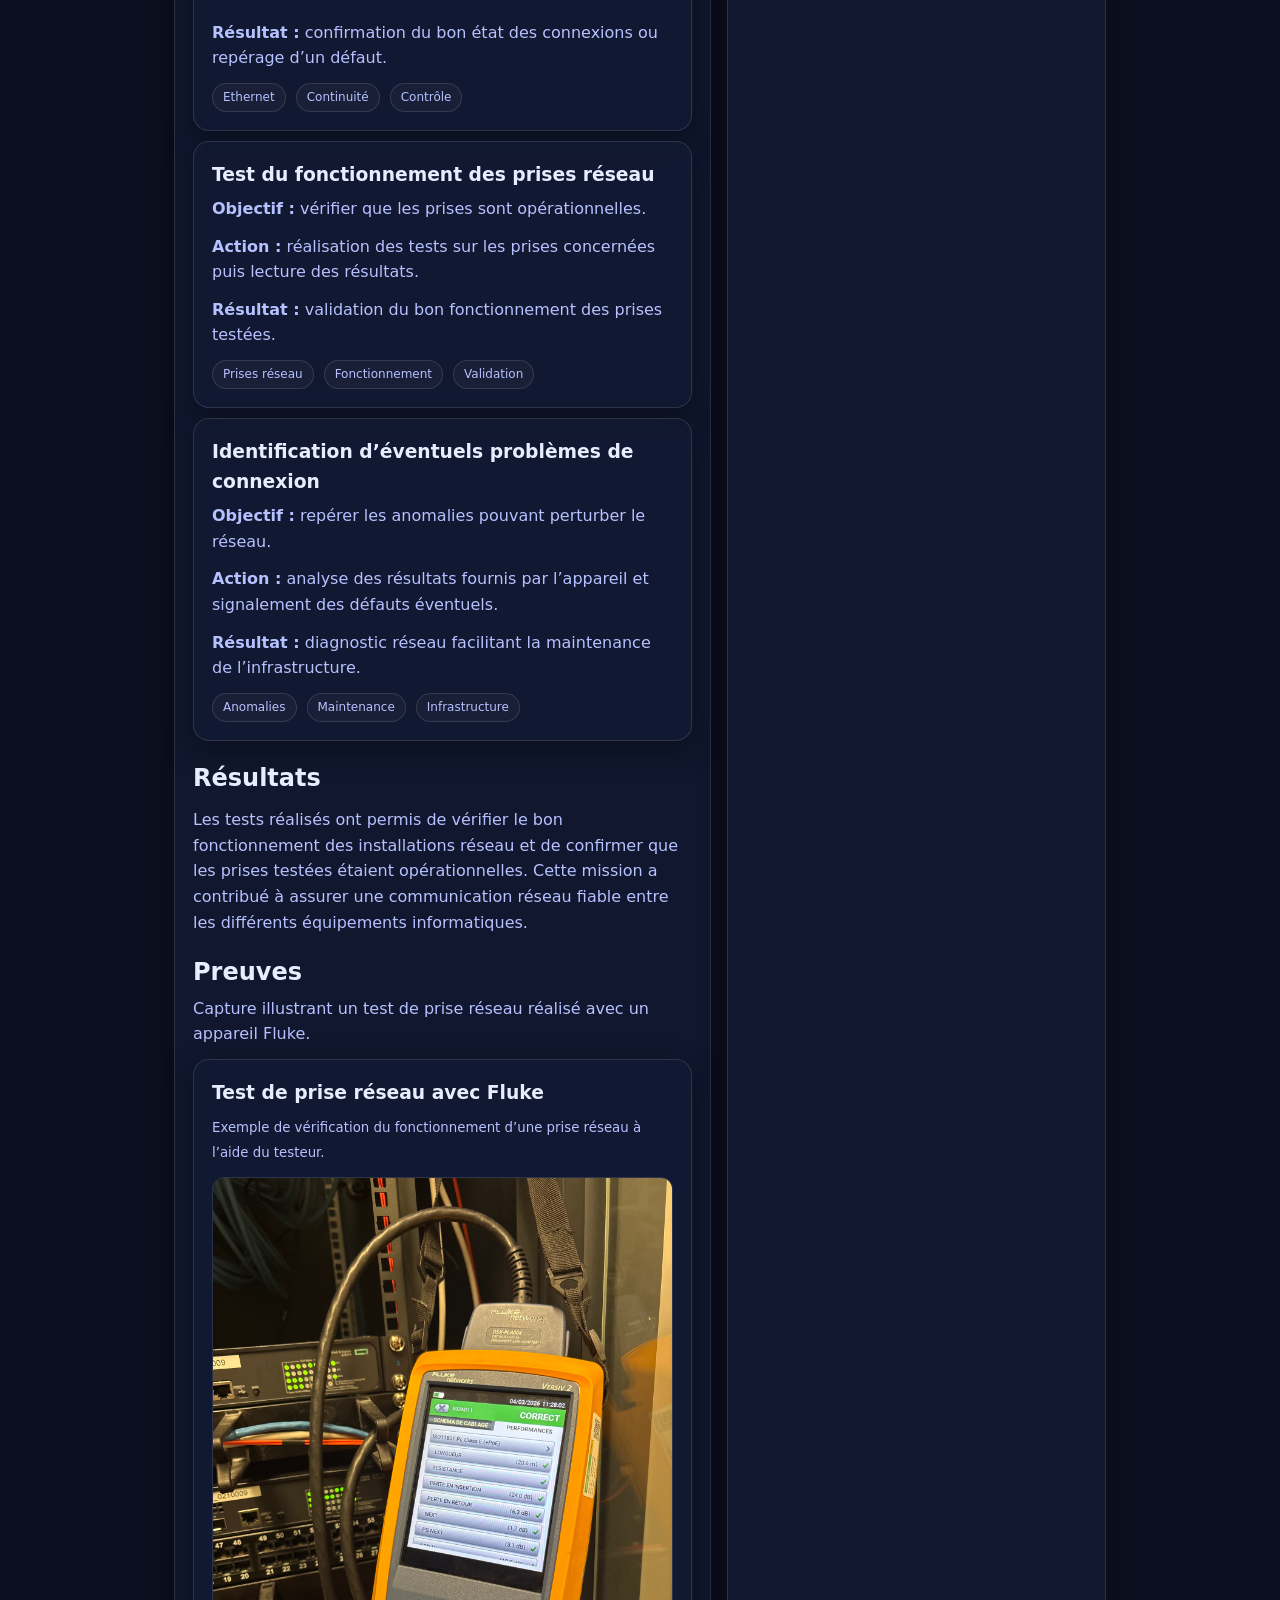
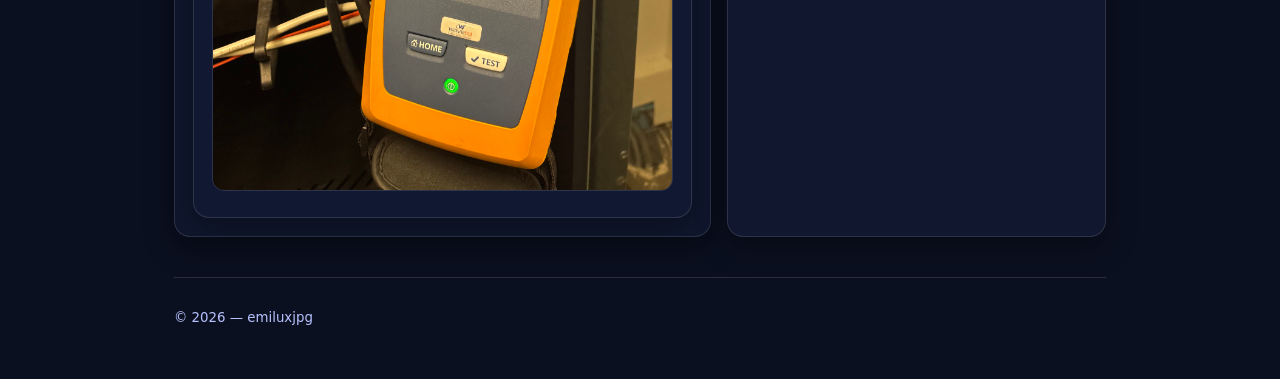
<file: projets/projet-3.html>
<!doctype html>
<html lang="fr">
<head>
  <meta charset="utf-8" />
  <meta name="viewport" content="width=device-width,initial-scale=1" />
  <title>Projet 3 — Portfolio E5</title>

  <link rel="stylesheet" href="../assets/css/style.css" />
  <script defer src="../assets/js/main.js"></script>
</head>

<body>
  <header class="nav">
    <div class="nav-inner">
      <div class="brand">Portfolio <span>E5</span></div>
      <nav class="menu">
        <a href="../index.html">Accueil</a>
        <a href="../projets.html">Projets</a>
        <a href="../competences.html">Compétences</a>
        <a href="../tableau.html">Tableau E5</a>
        <a href="../contact.html">Contact</a>
      </nav>
    </div>
  </header>

  <main class="container">
    <a class="btn" href="../projets.html">← Retour aux projets</a>

    <!-- HERO -->
    <section class="hero" style="padding: 24px 0 10px;">
      <div class="badge">🌐 Réseau • Fluke • Diagnostic</div>
      <h1>Projet 3 — Test des prises réseau avec un appareil Fluke</h1>
      <p class="lead">
        Participation à la vérification du fonctionnement des prises réseau à l’aide
        d’un testeur <strong>Fluke</strong> afin de contrôler la continuité des câbles
        Ethernet, la qualité des connexions et d’identifier d’éventuels défauts
        sur l’infrastructure réseau.
      </p>

      <div style="display:flex; gap:10px; flex-wrap:wrap; margin-top:12px;">
        <span class="tag">Réseau</span>
        <span class="tag">Fluke</span>
        <span class="tag">Ethernet</span>
        <span class="tag">Diagnostic réseau</span>
        <span class="tag">Infrastructure réseau</span>
      </div>
    </section>

    <div class="grid two-cols" style="margin-top:16px;">
      <!-- GAUCHE -->
      <section class="card left">
        <h2>Contexte</h2>
        <p>
          Le bon fonctionnement du réseau informatique est essentiel pour assurer
          la communication entre les postes de travail, les équipements réseau et
          les serveurs. Afin de garantir la qualité des connexions, il est
          nécessaire de vérifier régulièrement l’état des prises réseau et des
          câbles Ethernet.
        </p>

        <p>
          Cette mission a été réalisée en collaboration avec l’équipe
          <strong>SIL</strong>, ce qui m’a permis de découvrir les méthodes de
          contrôle et de vérification de l’infrastructure réseau.
        </p>

        <h2 style="margin-top:18px;">Démarche</h2>
        <ol>
          <li><strong>Préparation</strong> du matériel de test et repérage de la prise concernée.</li>
          <li><strong>Branchement</strong> du testeur Fluke sur la prise réseau à contrôler.</li>
          <li><strong>Vérification</strong> de la continuité du câble Ethernet.</li>
          <li><strong>Analyse</strong> du résultat affiché par l’appareil.</li>
          <li><strong>Identification</strong> d’un éventuel défaut de connexion ou confirmation du bon fonctionnement.</li>
        </ol>

        <h2 style="margin-top:18px;">Activités réalisées</h2>

        <div class="card" style="margin-top:10px;">
          <h3 style="margin:0 0 6px;">Utilisation du testeur réseau Fluke</h3>
          <p><strong>Objectif :</strong> contrôler le bon fonctionnement d’une prise réseau.</p>
          <p><strong>Action :</strong> mise en œuvre de l’appareil de test sur les prises concernées.</p>
          <p><strong>Résultat :</strong> obtention d’un diagnostic rapide sur l’état de la connexion réseau.</p>

          <div style="display:flex; gap:10px; flex-wrap:wrap; margin-top:8px;">
            <span class="tag">Fluke</span>
            <span class="tag">Test</span>
            <span class="tag">Diagnostic</span>
          </div>
        </div>

        <div class="card" style="margin-top:10px;">
          <h3 style="margin:0 0 6px;">Vérification de la continuité des câbles Ethernet</h3>
          <p><strong>Objectif :</strong> s’assurer que la liaison réseau est correcte.</p>
          <p><strong>Action :</strong> contrôle de la continuité des câbles à l’aide du testeur réseau.</p>
          <p><strong>Résultat :</strong> confirmation du bon état des connexions ou repérage d’un défaut.</p>

          <div style="display:flex; gap:10px; flex-wrap:wrap; margin-top:8px;">
            <span class="tag">Ethernet</span>
            <span class="tag">Continuité</span>
            <span class="tag">Contrôle</span>
          </div>
        </div>

        <div class="card" style="margin-top:10px;">
          <h3 style="margin:0 0 6px;">Test du fonctionnement des prises réseau</h3>
          <p><strong>Objectif :</strong> vérifier que les prises sont opérationnelles.</p>
          <p><strong>Action :</strong> réalisation des tests sur les prises concernées puis lecture des résultats.</p>
          <p><strong>Résultat :</strong> validation du bon fonctionnement des prises testées.</p>

          <div style="display:flex; gap:10px; flex-wrap:wrap; margin-top:8px;">
            <span class="tag">Prises réseau</span>
            <span class="tag">Fonctionnement</span>
            <span class="tag">Validation</span>
          </div>
        </div>

        <div class="card" style="margin-top:10px;">
          <h3 style="margin:0 0 6px;">Identification d’éventuels problèmes de connexion</h3>
          <p><strong>Objectif :</strong> repérer les anomalies pouvant perturber le réseau.</p>
          <p><strong>Action :</strong> analyse des résultats fournis par l’appareil et signalement des défauts éventuels.</p>
          <p><strong>Résultat :</strong> diagnostic réseau facilitant la maintenance de l’infrastructure.</p>

          <div style="display:flex; gap:10px; flex-wrap:wrap; margin-top:8px;">
            <span class="tag">Anomalies</span>
            <span class="tag">Maintenance</span>
            <span class="tag">Infrastructure</span>
          </div>
        </div>

        <h2 style="margin-top:18px;">Résultats</h2>
        <p>
          Les tests réalisés ont permis de vérifier le bon fonctionnement des
          installations réseau et de confirmer que les prises testées étaient
          opérationnelles. Cette mission a contribué à assurer une communication
          réseau fiable entre les différents équipements informatiques.
        </p>

        <h2 style="margin-top:18px;">Preuves</h2>
        <p class="lead" style="margin-top:-6px;">
          Capture illustrant un test de prise réseau réalisé avec un appareil Fluke.
        </p>

        <div class="grid" style="margin-top:10px;">
          <div class="card" style="grid-column: span 12;">
            <h3 style="margin:0 0 6px;">Test de prise réseau avec Fluke</h3>
            <p><small>Exemple de vérification du fonctionnement d’une prise réseau à l’aide du testeur.</small></p>
            <img
              src="../assets/img/fluke-test.png"
              class="zoomable"
              alt="Test de prise réseau avec Fluke"
              style="width:100%; border-radius:12px; border:1px solid rgba(255,255,255,.12);"
            />
          </div>
        </div>
      </section>

      <!-- DROITE -->
      <aside class="card right">
        <h2>Fiche rapide</h2>
        <p><strong>Outil :</strong> Fluke</p>
        <p><strong>Type :</strong> diagnostic réseau</p>
        <p><strong>Domaine :</strong> infrastructure réseau</p>

        <div class="hr"></div>

        <h2>Compétences mobilisées</h2>
        <ul>
          <li>Gestion de l’infrastructure réseau</li>
          <li>Utilisation d’outils de diagnostic réseau</li>
          <li>Vérification du bon fonctionnement des équipements</li>
          <li>Analyse des connexions Ethernet</li>
          <li>Travail en collaboration avec une équipe technique</li>
        </ul>

        <div class="hr"></div>

        <div class="actions">
          <a class="btn primary" href="../tableau.html">Voir le tableau E5</a>
          <a class="btn" href="../contact.html">Contact</a>
        </div>
      </aside>
    </div>

    <footer class="footer">
      <small>© <span data-year></span> — emiluxjpg</small>
    </footer>
  </main>

  <div id="lightbox">
  <img id="lightbox-img" alt="">
</div>
  </script>
</body>
</html>
</file>
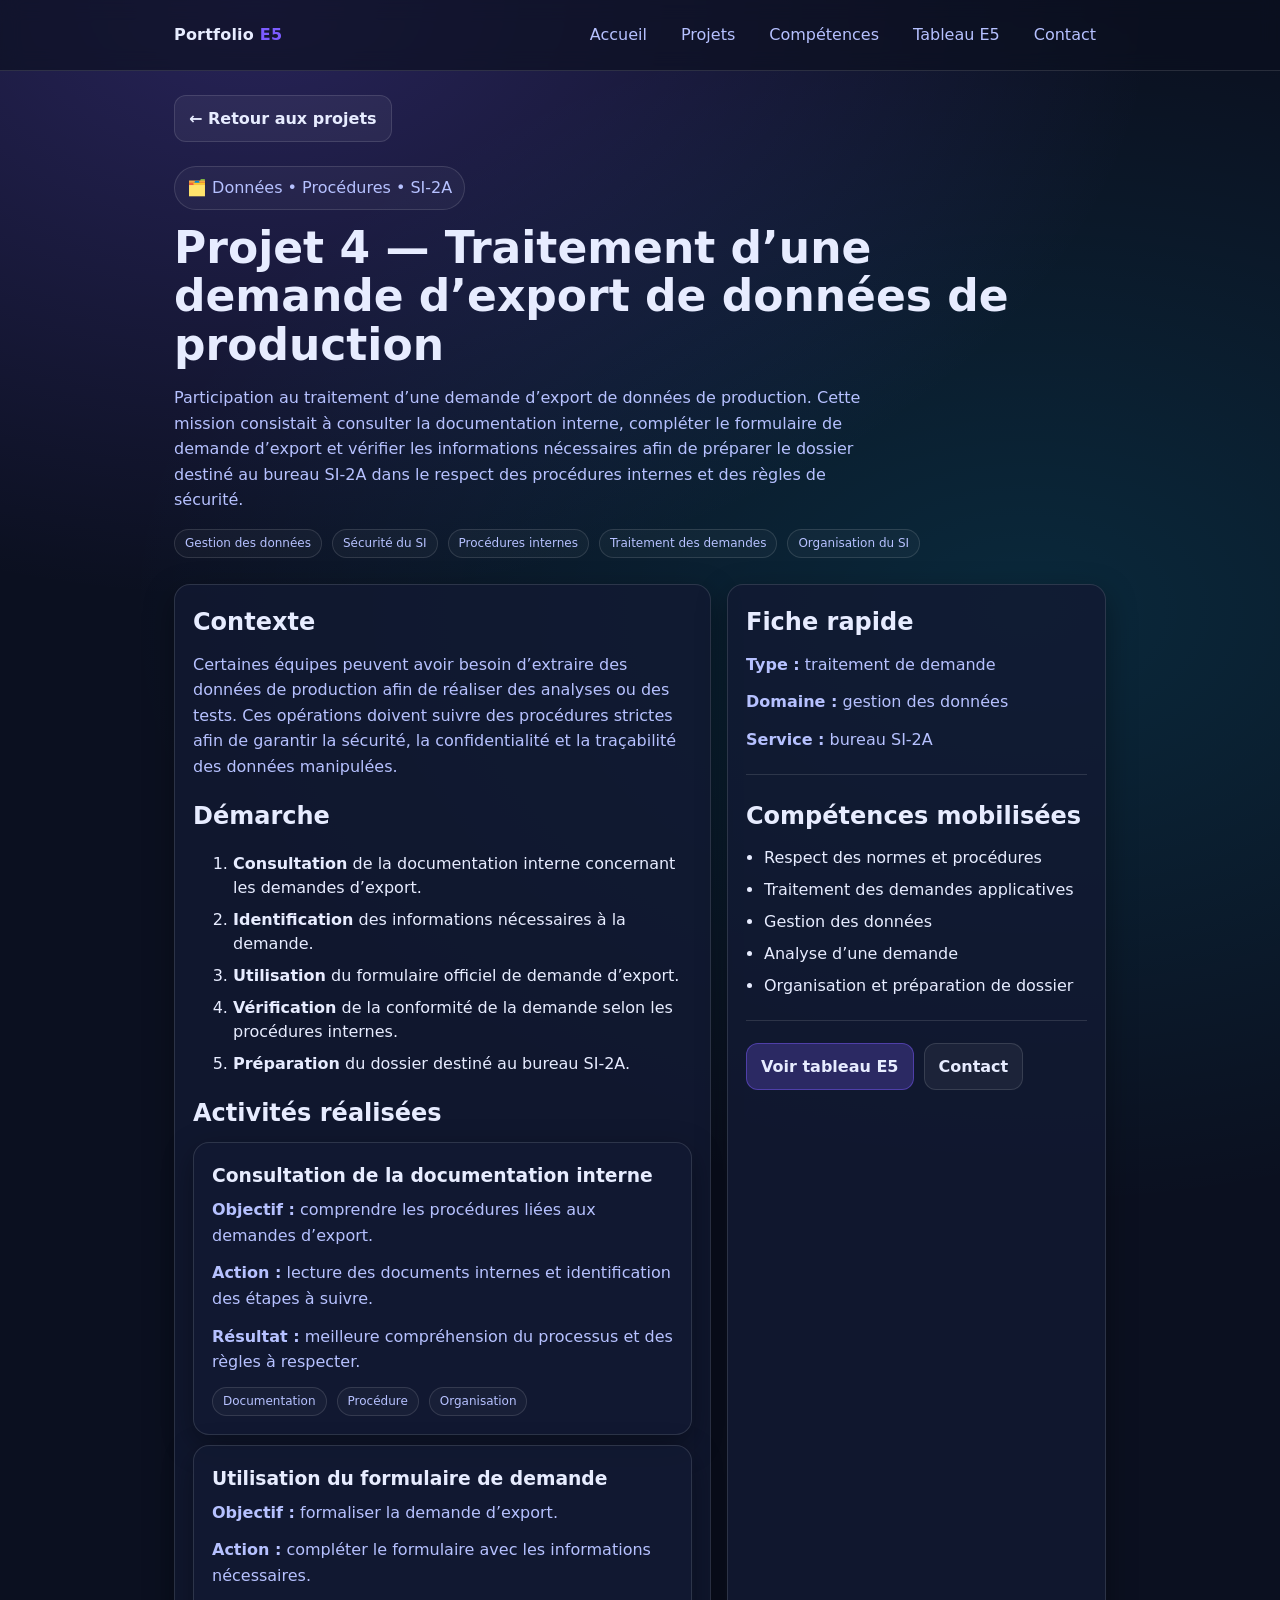
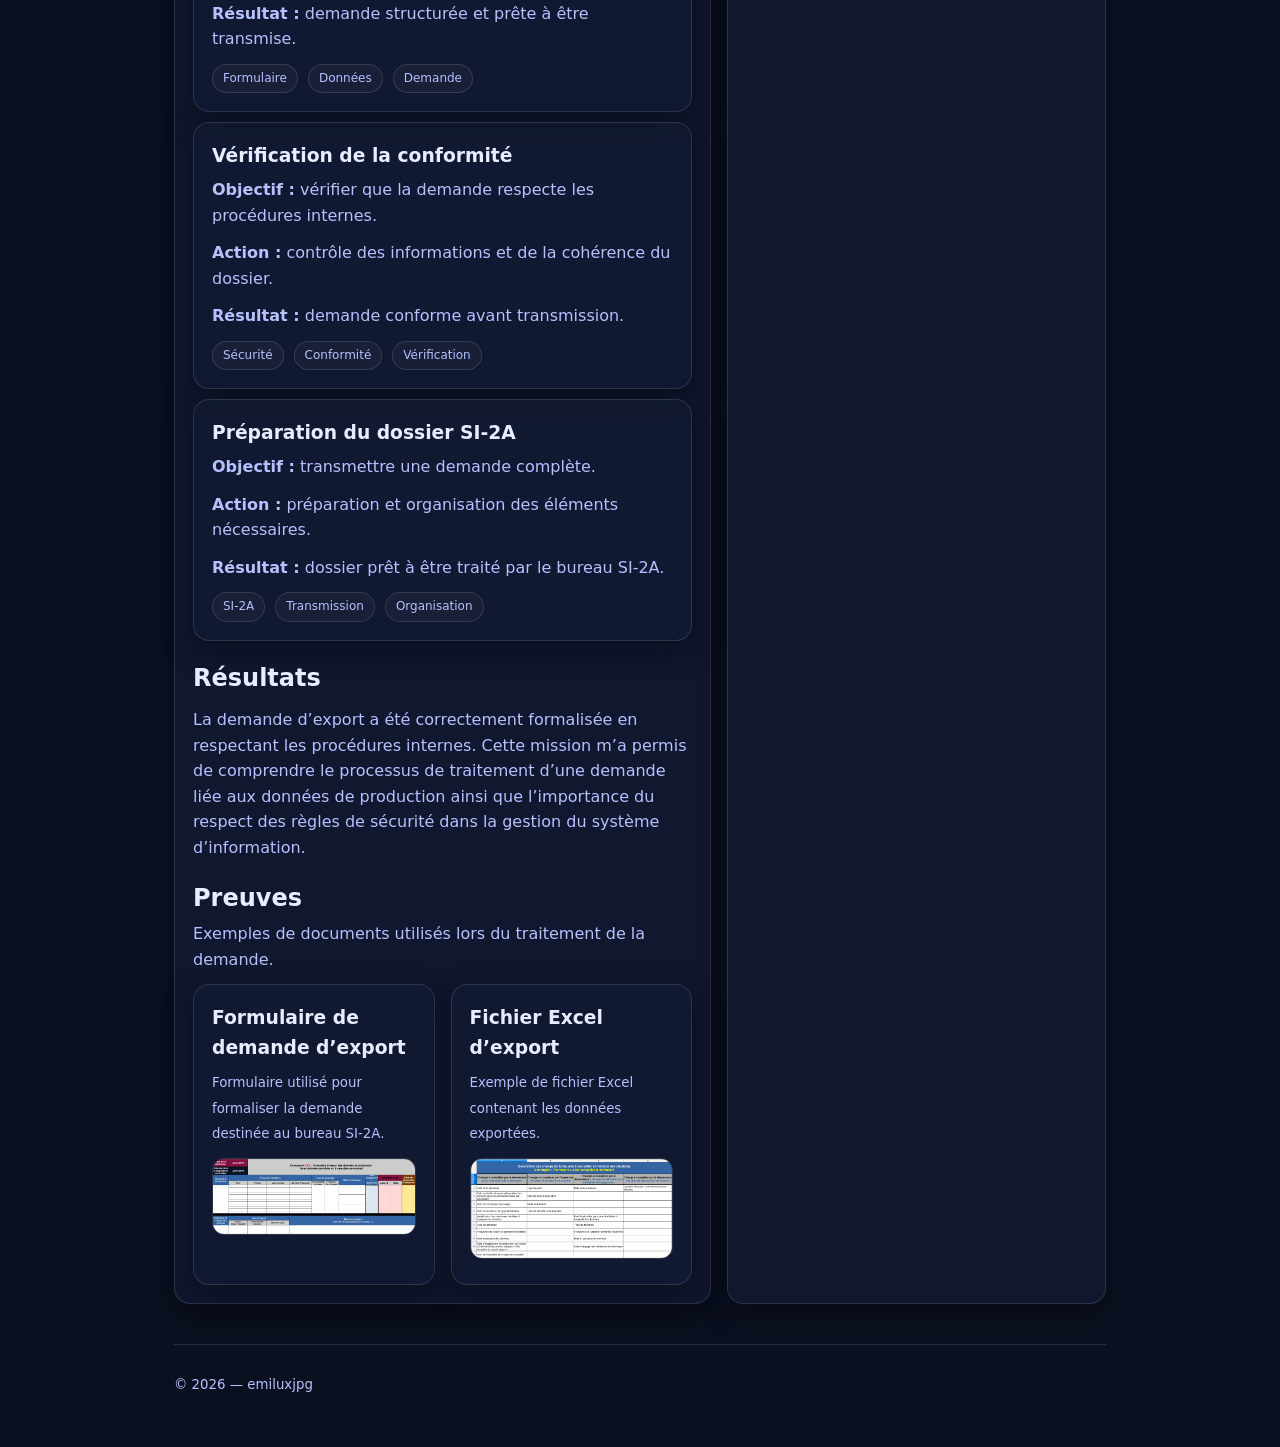
<file: projets/projet-4.html>
<!doctype html>
<html lang="fr">
<head>
  <meta charset="utf-8" />
  <meta name="viewport" content="width=device-width,initial-scale=1" />
  <title>Projet 4 — Portfolio E5</title>

  <link rel="stylesheet" href="../assets/css/style.css" />
  <script defer src="../assets/js/main.js"></script>
</head>

<body>

<header class="nav">
  <div class="nav-inner">
    <div class="brand">Portfolio <span>E5</span></div>
    <nav class="menu">
      <a href="../index.html">Accueil</a>
      <a href="../projets.html">Projets</a>
      <a href="../competences.html">Compétences</a>
      <a href="../tableau.html">Tableau E5</a>
      <a href="../contact.html">Contact</a>
    </nav>
  </div>
</header>

<main class="container">

<a class="btn" href="../projets.html">← Retour aux projets</a>

<!-- HERO -->
<section class="hero" style="padding:24px 0 10px;">
  <div class="badge">🗂️ Données • Procédures • SI-2A</div>

  <h1>Projet 4 — Traitement d’une demande d’export de données de production</h1>

  <p class="lead">
    Participation au traitement d’une demande d’export de données de production.
    Cette mission consistait à consulter la documentation interne, compléter le
    formulaire de demande d’export et vérifier les informations nécessaires afin
    de préparer le dossier destiné au bureau SI-2A dans le respect des procédures
    internes et des règles de sécurité.
  </p>

  <div style="display:flex; gap:10px; flex-wrap:wrap; margin-top:12px;">
    <span class="tag">Gestion des données</span>
    <span class="tag">Sécurité du SI</span>
    <span class="tag">Procédures internes</span>
    <span class="tag">Traitement des demandes</span>
    <span class="tag">Organisation du SI</span>
  </div>
</section>


<div class="grid two-cols" style="margin-top:16px;">

<!-- COLONNE GAUCHE -->
<section class="card left">

<h2>Contexte</h2>

<p>
Certaines équipes peuvent avoir besoin d’extraire des données de production
afin de réaliser des analyses ou des tests. Ces opérations doivent suivre des
procédures strictes afin de garantir la sécurité, la confidentialité et la
traçabilité des données manipulées.
</p>

<h2 style="margin-top:18px;">Démarche</h2>

<ol>
<li><strong>Consultation</strong> de la documentation interne concernant les demandes d’export.</li>
<li><strong>Identification</strong> des informations nécessaires à la demande.</li>
<li><strong>Utilisation</strong> du formulaire officiel de demande d’export.</li>
<li><strong>Vérification</strong> de la conformité de la demande selon les procédures internes.</li>
<li><strong>Préparation</strong> du dossier destiné au bureau SI-2A.</li>
</ol>


<h2 style="margin-top:18px;">Activités réalisées</h2>

<div class="card" style="margin-top:10px;">
<h3 style="margin:0 0 6px;">Consultation de la documentation interne</h3>

<p><strong>Objectif :</strong> comprendre les procédures liées aux demandes d’export.</p>
<p><strong>Action :</strong> lecture des documents internes et identification des étapes à suivre.</p>
<p><strong>Résultat :</strong> meilleure compréhension du processus et des règles à respecter.</p>

<div style="display:flex; gap:10px; flex-wrap:wrap; margin-top:8px;">
<span class="tag">Documentation</span>
<span class="tag">Procédure</span>
<span class="tag">Organisation</span>
</div>
</div>


<div class="card" style="margin-top:10px;">
<h3 style="margin:0 0 6px;">Utilisation du formulaire de demande</h3>

<p><strong>Objectif :</strong> formaliser la demande d’export.</p>
<p><strong>Action :</strong> compléter le formulaire avec les informations nécessaires.</p>
<p><strong>Résultat :</strong> demande structurée et prête à être transmise.</p>

<div style="display:flex; gap:10px; flex-wrap:wrap; margin-top:8px;">
<span class="tag">Formulaire</span>
<span class="tag">Données</span>
<span class="tag">Demande</span>
</div>
</div>


<div class="card" style="margin-top:10px;">
<h3 style="margin:0 0 6px;">Vérification de la conformité</h3>

<p><strong>Objectif :</strong> vérifier que la demande respecte les procédures internes.</p>
<p><strong>Action :</strong> contrôle des informations et de la cohérence du dossier.</p>
<p><strong>Résultat :</strong> demande conforme avant transmission.</p>

<div style="display:flex; gap:10px; flex-wrap:wrap; margin-top:8px;">
<span class="tag">Sécurité</span>
<span class="tag">Conformité</span>
<span class="tag">Vérification</span>
</div>
</div>


<div class="card" style="margin-top:10px;">
<h3 style="margin:0 0 6px;">Préparation du dossier SI-2A</h3>

<p><strong>Objectif :</strong> transmettre une demande complète.</p>
<p><strong>Action :</strong> préparation et organisation des éléments nécessaires.</p>
<p><strong>Résultat :</strong> dossier prêt à être traité par le bureau SI-2A.</p>

<div style="display:flex; gap:10px; flex-wrap:wrap; margin-top:8px;">
<span class="tag">SI-2A</span>
<span class="tag">Transmission</span>
<span class="tag">Organisation</span>
</div>
</div>


<h2 style="margin-top:18px;">Résultats</h2>

<p>
La demande d’export a été correctement formalisée en respectant les procédures
internes. Cette mission m’a permis de comprendre le processus de traitement
d’une demande liée aux données de production ainsi que l’importance du respect
des règles de sécurité dans la gestion du système d’information.
</p>


<h2 style="margin-top:18px;">Preuves</h2>

<p class="lead" style="margin-top:-6px;">
Exemples de documents utilisés lors du traitement de la demande.
</p>


<div class="grid" style="margin-top:10px;">

<div class="card" style="grid-column: span 6;">
<h3 style="margin:0 0 6px;">Formulaire de demande d’export</h3>

<p><small>Formulaire utilisé pour formaliser la demande destinée au bureau SI-2A.</small></p>

<img
src="../assets/img/formulaire-export.png"
class="zoomable"
alt="Formulaire export"
style="width:100%; border-radius:12px; border:1px solid rgba(255,255,255,.12);">
</div>


<div class="card" style="grid-column: span 6;">
<h3 style="margin:0 0 6px;">Fichier Excel d’export</h3>

<p><small>Exemple de fichier Excel contenant les données exportées.</small></p>

<img
src="../assets/img/export-excel.png"
class="zoomable"
alt="Fichier Excel export"
style="width:100%; border-radius:12px; border:1px solid rgba(255,255,255,.12);">
</div>

</div>

</section>




<aside class="card right">

<h2>Fiche rapide</h2>

<p><strong>Type :</strong> traitement de demande</p>
<p><strong>Domaine :</strong> gestion des données</p>
<p><strong>Service :</strong> bureau SI-2A</p>

<div class="hr"></div>

<h2>Compétences mobilisées</h2>

<ul>
<li>Respect des normes et procédures</li>
<li>Traitement des demandes applicatives</li>
<li>Gestion des données</li>
<li>Analyse d’une demande</li>
<li>Organisation et préparation de dossier</li>
</ul>

<div class="hr"></div>

<div class="actions">
<a class="btn primary" href="../tableau.html">Voir tableau E5</a>
<a class="btn" href="../contact.html">Contact</a>
</div>

</aside>

</div>


<footer class="footer">
<small>© <span data-year></span> — emiluxjpg</small>
</footer>

</main>



<div id="lightbox">
  <img id="lightbox-img" alt="">
</div>

</script>

</body>
</html>
</file>
<file: assets/css/style.css>
:root{
  --bg:#0b1020;
  --card:#121a33;
  --text:#e7ecff;
  --muted:#b6c1ff;
  --accent:#7c5cff;
  --border:rgba(255,255,255,.12);
  --shadow: 0 10px 30px rgba(0,0,0,.35);
  --radius:16px;
  --max:980px;
}

*{
  box-sizing:border-box;
}

html{
  scroll-behavior:smooth;
}

body{
  margin:0;
  font-family:system-ui, -apple-system, Segoe UI, Roboto, Arial, sans-serif;
  background:
    radial-gradient(900px 600px at 20% 0%, rgba(124,92,255,.25), transparent),
    radial-gradient(900px 600px at 80% 20%, rgba(0,220,255,.12), transparent),
    var(--bg);
  color:var(--text);
  line-height:1.6;
}

a{
  color:inherit;
  text-decoration:none;
}

a:hover{
  opacity:.9;
}

.container{
  max-width:var(--max);
  margin:0 auto;
  padding:24px;
}

/* NAVIGATION */

.nav{
  position:sticky;
  top:0;
  z-index:10;
  backdrop-filter:blur(10px);
  background:rgba(11,16,32,.65);
  border-bottom:1px solid var(--border);
}

.nav-inner{
  max-width:var(--max);
  margin:0 auto;
  padding:14px 24px;
  display:flex;
  align-items:center;
  justify-content:space-between;
  gap:16px;
}

.brand{
  font-weight:800;
  letter-spacing:.2px;
}

.brand span{
  color:var(--accent);
}

.menu{
  display:flex;
  gap:14px;
  flex-wrap:wrap;
}

.menu a{
  padding:8px 10px;
  border-radius:10px;
  color:var(--muted);
}

.menu a.active,
.menu a:hover{
  background:rgba(124,92,255,.15);
  color:var(--text);
}

/* HERO */

.hero{
  padding:56px 0 24px;
}

.badge{
  display:inline-flex;
  align-items:center;
  gap:8px;
  padding:8px 12px;
  border:1px solid var(--border);
  border-radius:999px;
  color:var(--muted);
  background:rgba(255,255,255,.04);
}

h1{
  font-size:clamp(28px, 4vw, 44px);
  line-height:1.1;
  margin:14px 0;
}

.lead{
  color:var(--muted);
  max-width:70ch;
}

/* GRILLES */

.grid{
  display:grid;
  grid-template-columns:repeat(12, 1fr);
  gap:16px;
}

.skills-grid{
  display:grid;
  grid-template-columns:repeat(auto-fit, minmax(420px, 1fr));
  gap:25px;
  margin-top:25px;
}

/* CARTES */

.card{
  background:rgba(18,26,51,.8);
  border:1px solid var(--border);
  border-radius:var(--radius);
  padding:18px;
  box-shadow:var(--shadow);
}

.card h2{
  margin:0 0 10px;
}

.card p{
  margin:0 0 12px;
  color:var(--muted);
}

.card small{
  color:var(--muted);
}

.card ul{
  padding-left:18px;
  margin:0;
}

.card li{
  margin-bottom:8px;
  line-height:1.5;
}

/* KPIS */

.kpis{
  margin-top:18px;
}

.kpi{
  grid-column:span 4;
  display:flex;
  flex-direction:column;
  gap:6px;
}

.kpi strong{
  font-size:22px;
}

/* BOUTONS */

.actions{
  display:flex;
  gap:10px;
  flex-wrap:wrap;
  margin-top:18px;
}

.btn{
  display:inline-flex;
  align-items:center;
  justify-content:center;
  gap:10px;
  padding:10px 14px;
  border-radius:12px;
  border:1px solid var(--border);
  background:rgba(255,255,255,.05);
  color:var(--text);
  font-weight:600;
  transition:transform .2s ease, background .2s ease;
}

.btn.primary{
  background:rgba(124,92,255,.25);
  border-color:rgba(124,92,255,.45);
}

.btn:hover{
  transform:translateY(-1px);
}

.btn:active{
  transform:translateY(0);
}

/* DIVERS */

.section-title{
  margin:34px 0 14px;
  font-size:20px;
}

.hr{
  height:1px;
  background:var(--border);
  margin:22px 0;
}

.tag{
  font-size:12px;
  padding:4px 10px;
  border:1px solid var(--border);
  border-radius:999px;
  color:var(--muted);
  background:rgba(255,255,255,.03);
}

.project-card{
  grid-column:span 6;
}

.project-card .meta{
  display:flex;
  gap:10px;
  flex-wrap:wrap;
  margin-top:10px;
}

.two-cols .left{
  grid-column:span 7;
}

.two-cols .right{
  grid-column:span 5;
}

.footer{
  margin-top:40px;
  padding:26px 0;
  color:var(--muted);
  border-top:1px solid var(--border);
}

.embed{
  width:100%;
  height:78vh;
  border:1px solid var(--border);
  border-radius:var(--radius);
  background:rgba(255,255,255,.03);
}

/* IMAGES ZOOMABLES */

.zoomable{
  cursor:zoom-in;
  transition:transform .2s ease;
}

.zoomable:hover{
  transform:scale(1.03);
}

/* LIGHTBOX */

#lightbox{
  position:fixed;
  top:0;
  left:0;
  width:100%;
  height:100%;
  display:none;
  justify-content:center;
  align-items:center;
  background:rgba(0,0,0,.8);
  z-index:999;
  animation:fadeIn .3s ease;
}

#lightbox img{
  max-width:85%;
  max-height:85%;
  border-radius:12px;
  transform:scale(.7);
  animation:zoomIn .3s ease forwards;
}

@keyframes zoomIn{
  from{
    transform:scale(.7);
    opacity:0;
  }
  to{
    transform:scale(1);
    opacity:1;
  }
}

@keyframes fadeIn{
  from{
    opacity:0;
  }
  to{
    opacity:1;
  }
}

/* RESPONSIVE */

@media (max-width: 860px){
  .kpi{
    grid-column:span 12;
  }

  .project-card{
    grid-column:span 12;
  }

  .two-cols .left,
  .two-cols .right{
    grid-column:span 12;
  }

  .skills-grid{
    grid-template-columns:1fr;
  }
}
</file>
